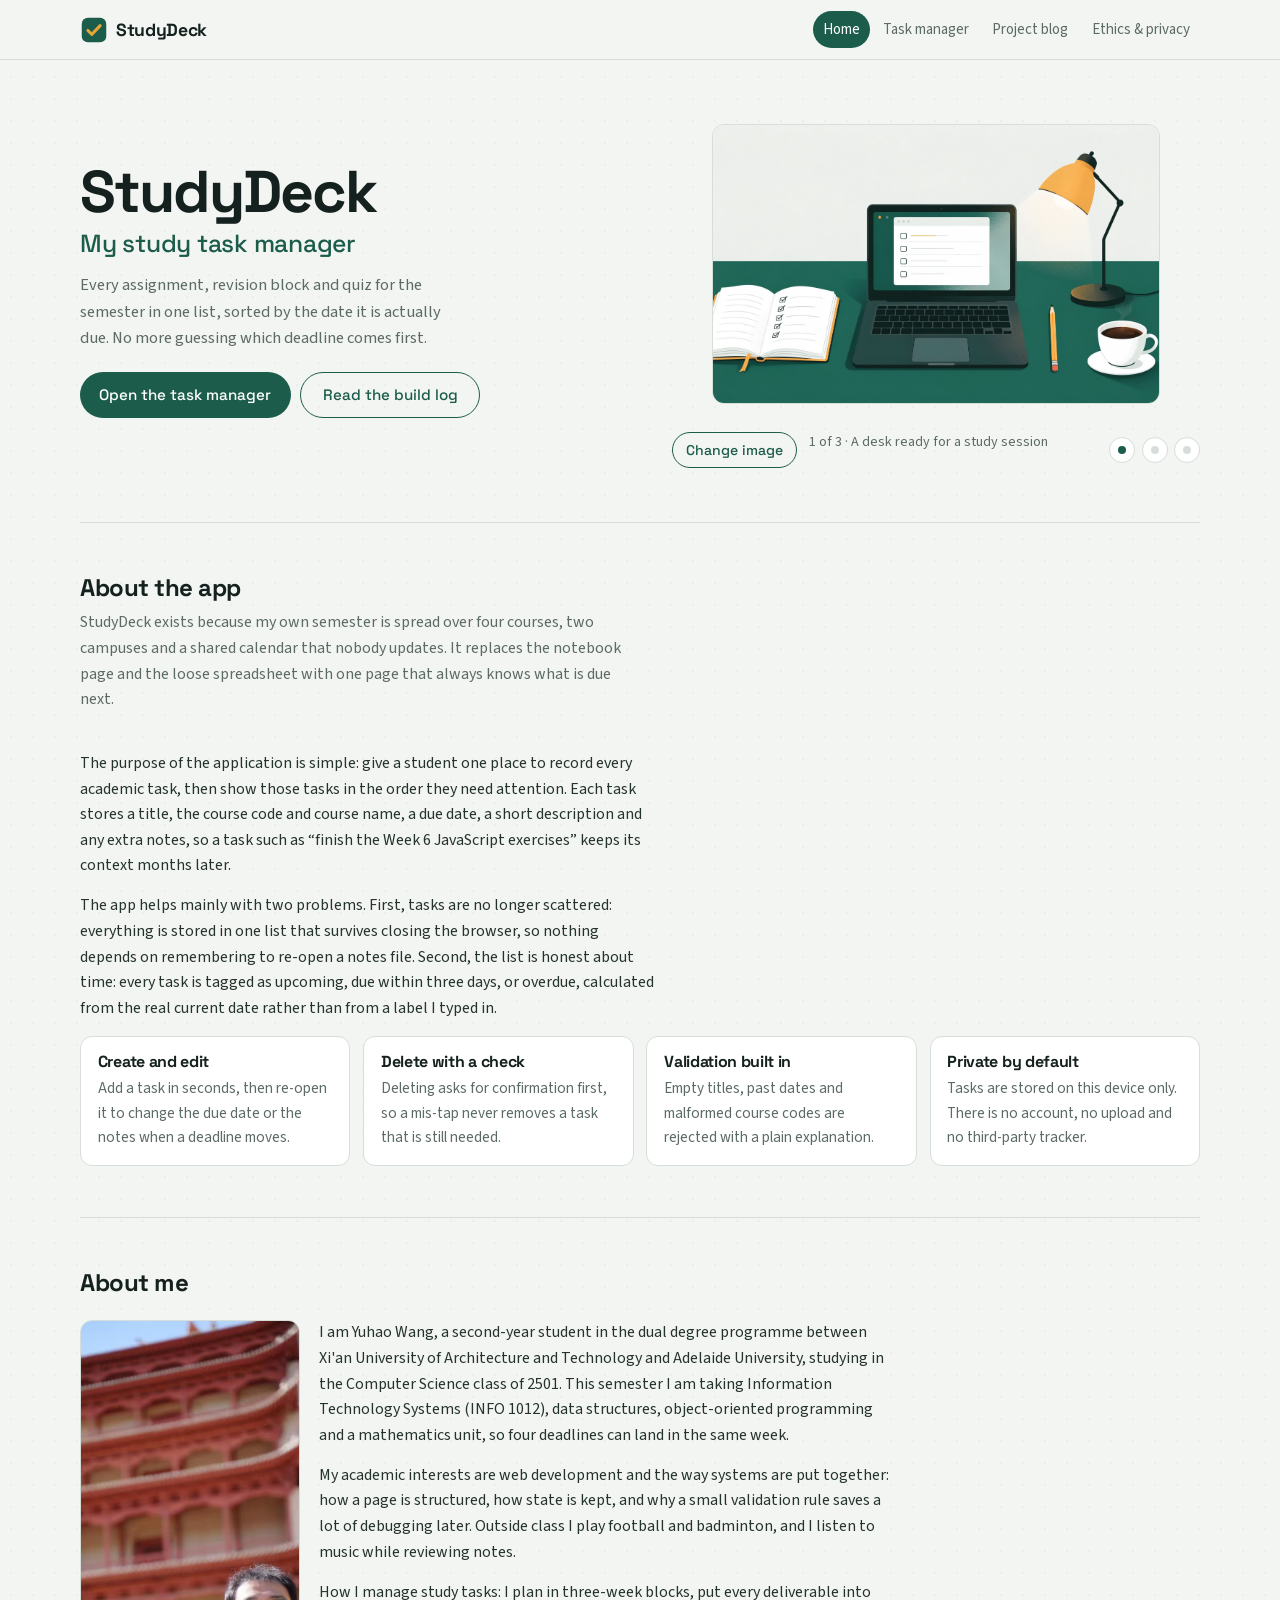
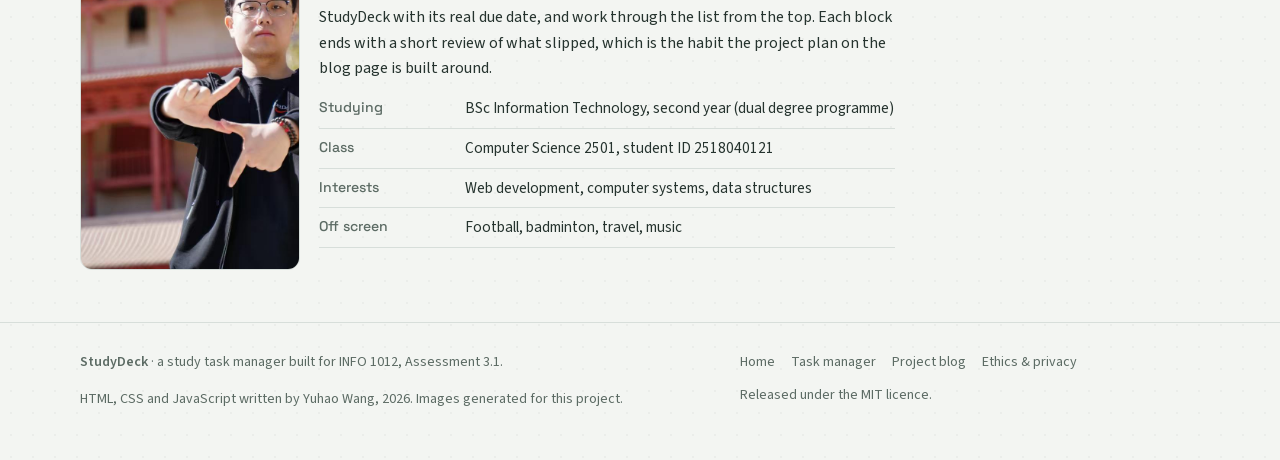
<file: index.html>
<!DOCTYPE html>
<html lang="en">
<head>
  <meta charset="UTF-8">
  <meta name="viewport" content="width=device-width, initial-scale=1">
  <title>StudyDeck | Home - My Study Task Manager</title>
  <meta name="description" content="StudyDeck is a study task manager that keeps every assignment, revision block and deadline for the semester in one place.">
  <link rel="icon" href="images/favicon.svg" type="image/svg+xml">
  <link rel="stylesheet" href="css/styles.css">
</head>
<body>
<a class="skip-link" href="#main">Skip to content</a>

<!-- Shared header. The same block is repeated on all four pages so that every
     page is reachable from every other page (specification 2.2). -->
<header class="site-head">
  <div class="wrap site-head__inner">
    <a class="brand" href="index.html">
      <svg class="brand__mark" viewBox="0 0 32 32" aria-hidden="true" focusable="false">
        <rect x="2" y="2" width="28" height="28" rx="7" fill="#1c5c4b"></rect>
        <path d="M9 16.5l4.5 4.5L23 11" fill="none" stroke="#e7a63c" stroke-width="3.4" stroke-linecap="round" stroke-linejoin="round"></path>
      </svg>
      <span>StudyDeck</span>
    </a>
    <nav class="nav" aria-label="Main navigation">
      <a href="index.html" aria-current="page">Home</a>
      <a href="tasks.html">Task manager</a>
      <a href="blog.html">Project blog</a>
      <a href="ethics.html">Ethics &amp; privacy</a>
    </nav>
  </div>
</header>

<main id="main">
  <div class="wrap">

    <!-- ===== Hero: application name, purpose, and the required image carousel ===== -->
    <section class="hero" aria-labelledby="heroTitle">
      <div>
        <h1 class="hero__title" id="heroTitle">
          StudyDeck
          <span>My study task manager</span>
        </h1>
        <p class="hero__lede">
          Every assignment, revision block and quiz for the semester in one list,
          sorted by the date it is actually due. No more guessing which deadline
          comes first.
        </p>
        <div class="hero__actions">
          <a class="btn btn--primary" href="tasks.html">Open the task manager</a>
          <a class="btn btn--ghost" href="blog.html">Read the build log</a>
        </div>
      </div>

      <!-- Three study images cycled by one button (specification 2.2.1). -->
      <div class="carousel" aria-label="Study images">
        <figure class="carousel__frame">
          <img id="slideImage" src="images/desk-study.jpg"
               alt="A desk set up for study: open notebook with a checklist, laptop showing a task list, lamp and coffee"
               width="1600" height="900">
        </figure>
        <div class="carousel__bar">
          <button class="btn btn--ghost btn--small" id="changeImageBtn" type="button">Change image</button>
          <p class="carousel__caption" id="slideCaption" aria-live="polite">1 of 3 &middot; A desk ready for a study session</p>
          <div class="carousel__dots" role="group" aria-label="Choose a study image">
            <button type="button" data-slide="0" aria-pressed="true" aria-label="Show image 1"></button>
            <button type="button" data-slide="1" aria-pressed="false" aria-label="Show image 2"></button>
            <button type="button" data-slide="2" aria-pressed="false" aria-label="Show image 3"></button>
          </div>
        </div>
      </div>
    </section>

    <!-- ===== About the App ===== -->
    <section class="section" id="about-app" aria-labelledby="aboutAppTitle">
      <div class="section__head">
        <h2 id="aboutAppTitle">About the app</h2>
        <p class="section__intro">
          StudyDeck exists because my own semester is spread over four courses,
          two campuses and a shared calendar that nobody updates. It replaces the
          notebook page and the loose spreadsheet with one page that always knows
          what is due next.
        </p>
      </div>

      <p class="prose">
        The purpose of the application is simple: give a student one place to
        record every academic task, then show those tasks in the order they need
        attention. Each task stores a title, the course code and course name, a
        due date, a short description and any extra notes, so a task such as
        &ldquo;finish the Week 6 JavaScript exercises&rdquo; keeps its context
        months later.
      </p>
      <p class="prose">
        The app helps mainly with two problems. First, tasks are no longer
        scattered: everything is stored in one list that survives closing the
        browser, so nothing depends on remembering to re-open a notes file.
        Second, the list is honest about time: every task is tagged as upcoming,
        due within three days, or overdue, calculated from the real current date
        rather than from a label I typed in.
      </p>

      <div class="tile-grid" role="list">
        <article class="tile" role="listitem">
          <h3>Create and edit</h3>
          <p>Add a task in seconds, then re-open it to change the due date or the notes when a deadline moves.</p>
        </article>
        <article class="tile" role="listitem">
          <h3>Delete with a check</h3>
          <p>Deleting asks for confirmation first, so a mis-tap never removes a task that is still needed.</p>
        </article>
        <article class="tile" role="listitem">
          <h3>Validation built in</h3>
          <p>Empty titles, past dates and malformed course codes are rejected with a plain explanation.</p>
        </article>
        <article class="tile" role="listitem">
          <h3>Private by default</h3>
          <p>Tasks are stored on this device only. There is no account, no upload and no third-party tracker.</p>
        </article>
      </div>
    </section>

    <!-- ===== About Me ===== -->
    <section class="section" id="about-me" aria-labelledby="aboutMeTitle">
      <div class="section__head">
        <h2 id="aboutMeTitle">About me</h2>
      </div>
      <div class="about-me">
        <img class="about-me__photo" src="images/profile.jpg" alt="Portrait of Yuhao Wang" width="440" height="550">
        <div class="prose">
          <p>
            I am Yuhao Wang, a second-year student in the dual degree programme
            between Xi'an University of Architecture and Technology and Adelaide
            University, studying in the Computer Science class of 2501. This
            semester I am taking Information Technology Systems (INFO 1012),
            data structures, object-oriented programming and a mathematics unit,
            so four deadlines can land in the same week.
          </p>
          <p>
            My academic interests are web development and the way systems are put
            together: how a page is structured, how state is kept, and why a small
            validation rule saves a lot of debugging later. Outside class I play
            football and badminton, and I listen to music while reviewing notes.
          </p>
          <p>
            How I manage study tasks: I plan in three-week blocks, put every
            deliverable into StudyDeck with its real due date, and work through
            the list from the top. Each block ends with a short review of what
            slipped, which is the habit the project plan on the blog page is
            built around.
          </p>
          <ul class="fact-list">
            <li><span>Studying</span><span>BSc Information Technology, second year (dual degree programme)</span></li>
            <li><span>Class</span><span>Computer Science 2501, student ID 2518040121</span></li>
            <li><span>Interests</span><span>Web development, computer systems, data structures</span></li>
            <li><span>Off screen</span><span>Football, badminton, travel, music</span></li>
          </ul>
        </div>
      </div>
    </section>

  </div>
</main>

<footer class="site-foot">
  <div class="wrap site-foot__grid">
    <div>
      <p><strong>StudyDeck</strong> &middot; a study task manager built for INFO 1012, Assessment 3.1.</p>
      <p class="muted">HTML, CSS and JavaScript written by Yuhao Wang, 2026. Images generated for this project.</p>
    </div>
    <div>
      <div class="foot-links">
        <a href="index.html">Home</a>
        <a href="tasks.html">Task manager</a>
        <a href="blog.html">Project blog</a>
        <a href="ethics.html">Ethics &amp; privacy</a>
      </div>
      <p class="muted" style="margin-top:.6rem">Released under the MIT licence.</p>
    </div>
  </div>
</footer>

<script src="js/home.js"></script>
</body>
</html>
</file>
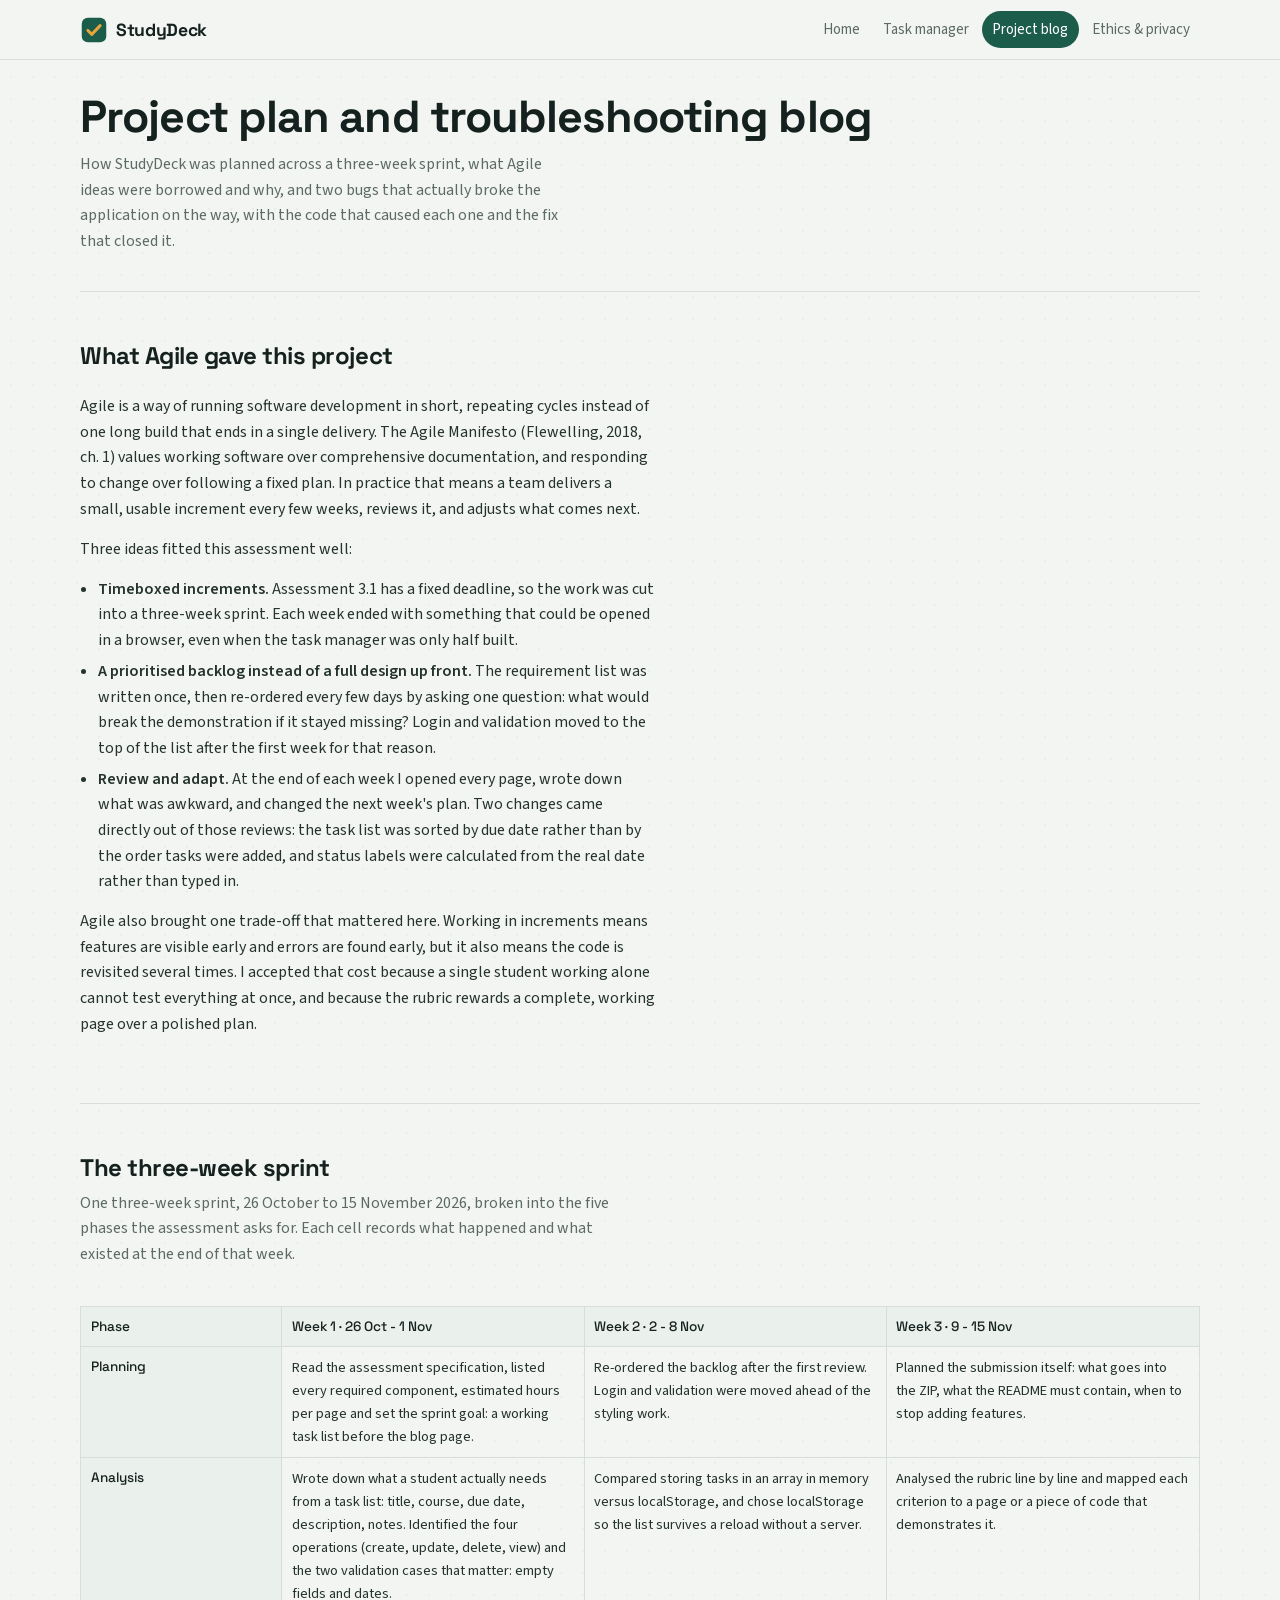
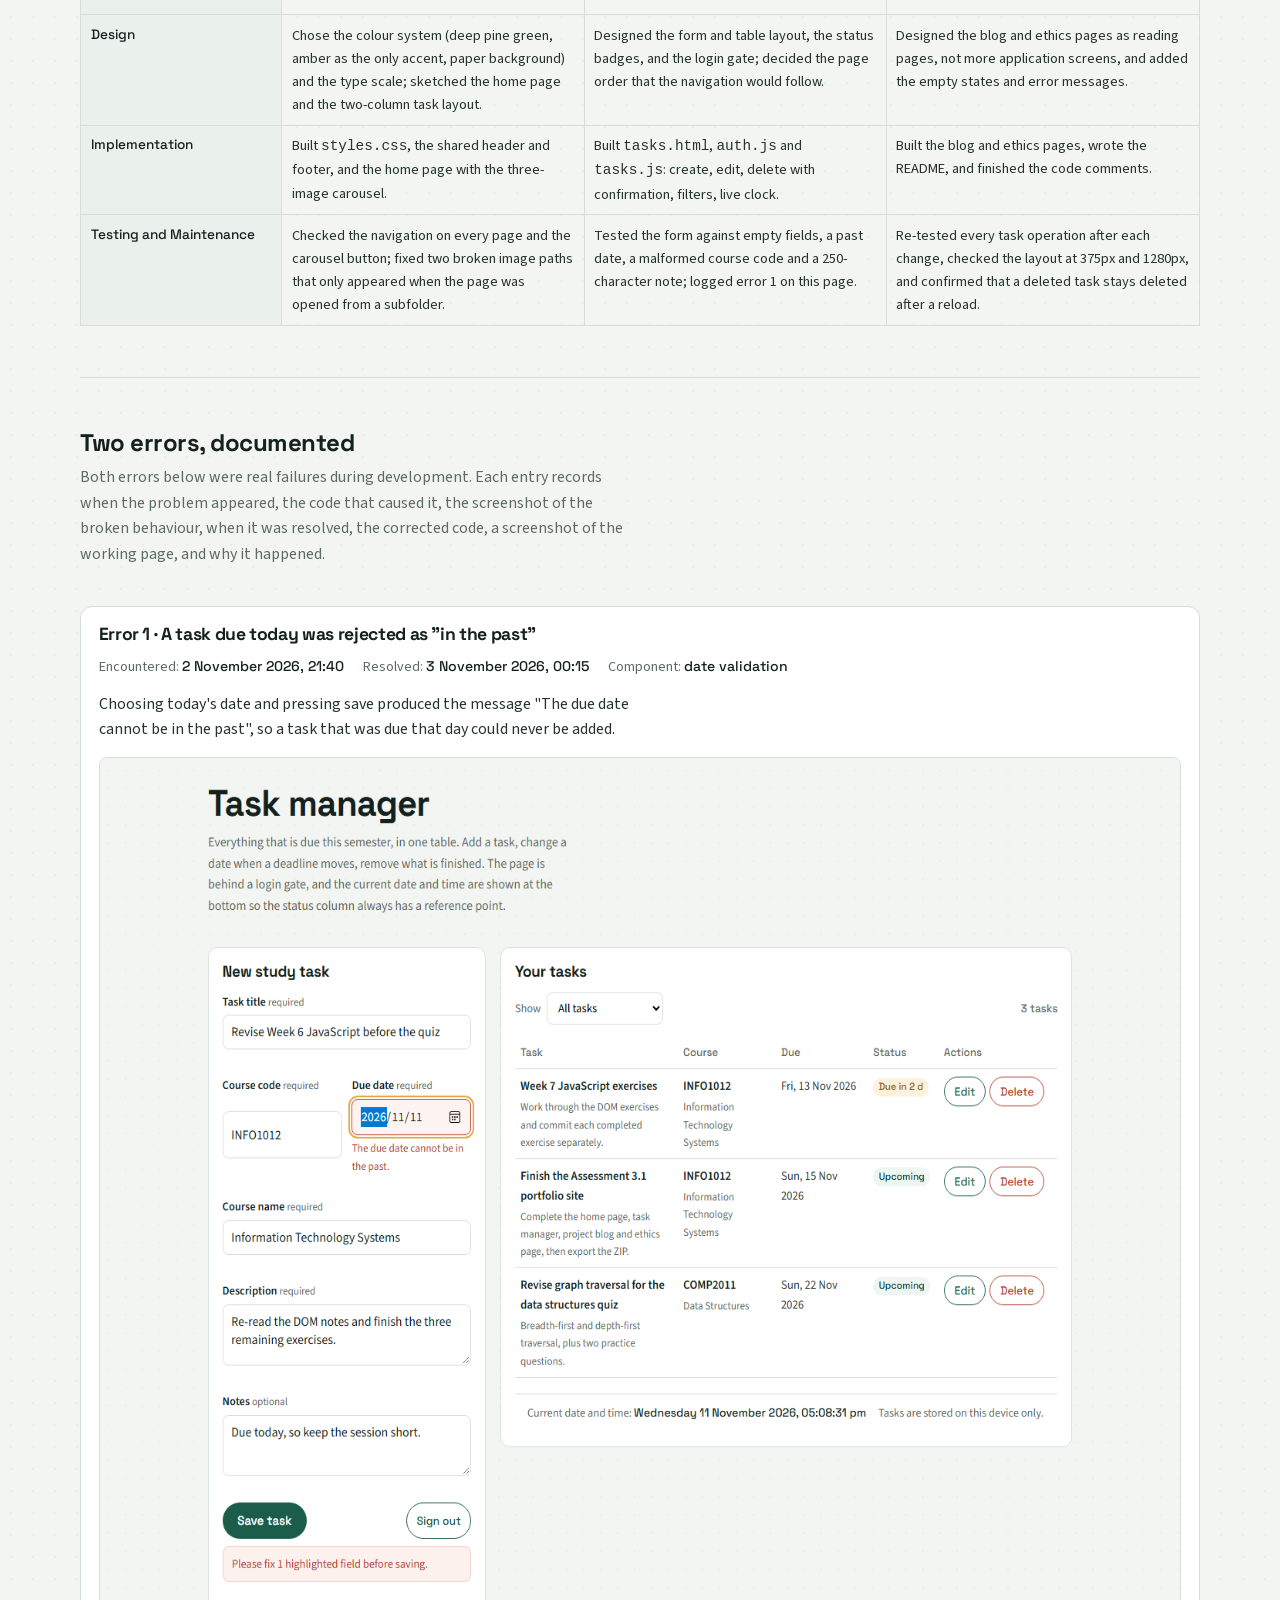
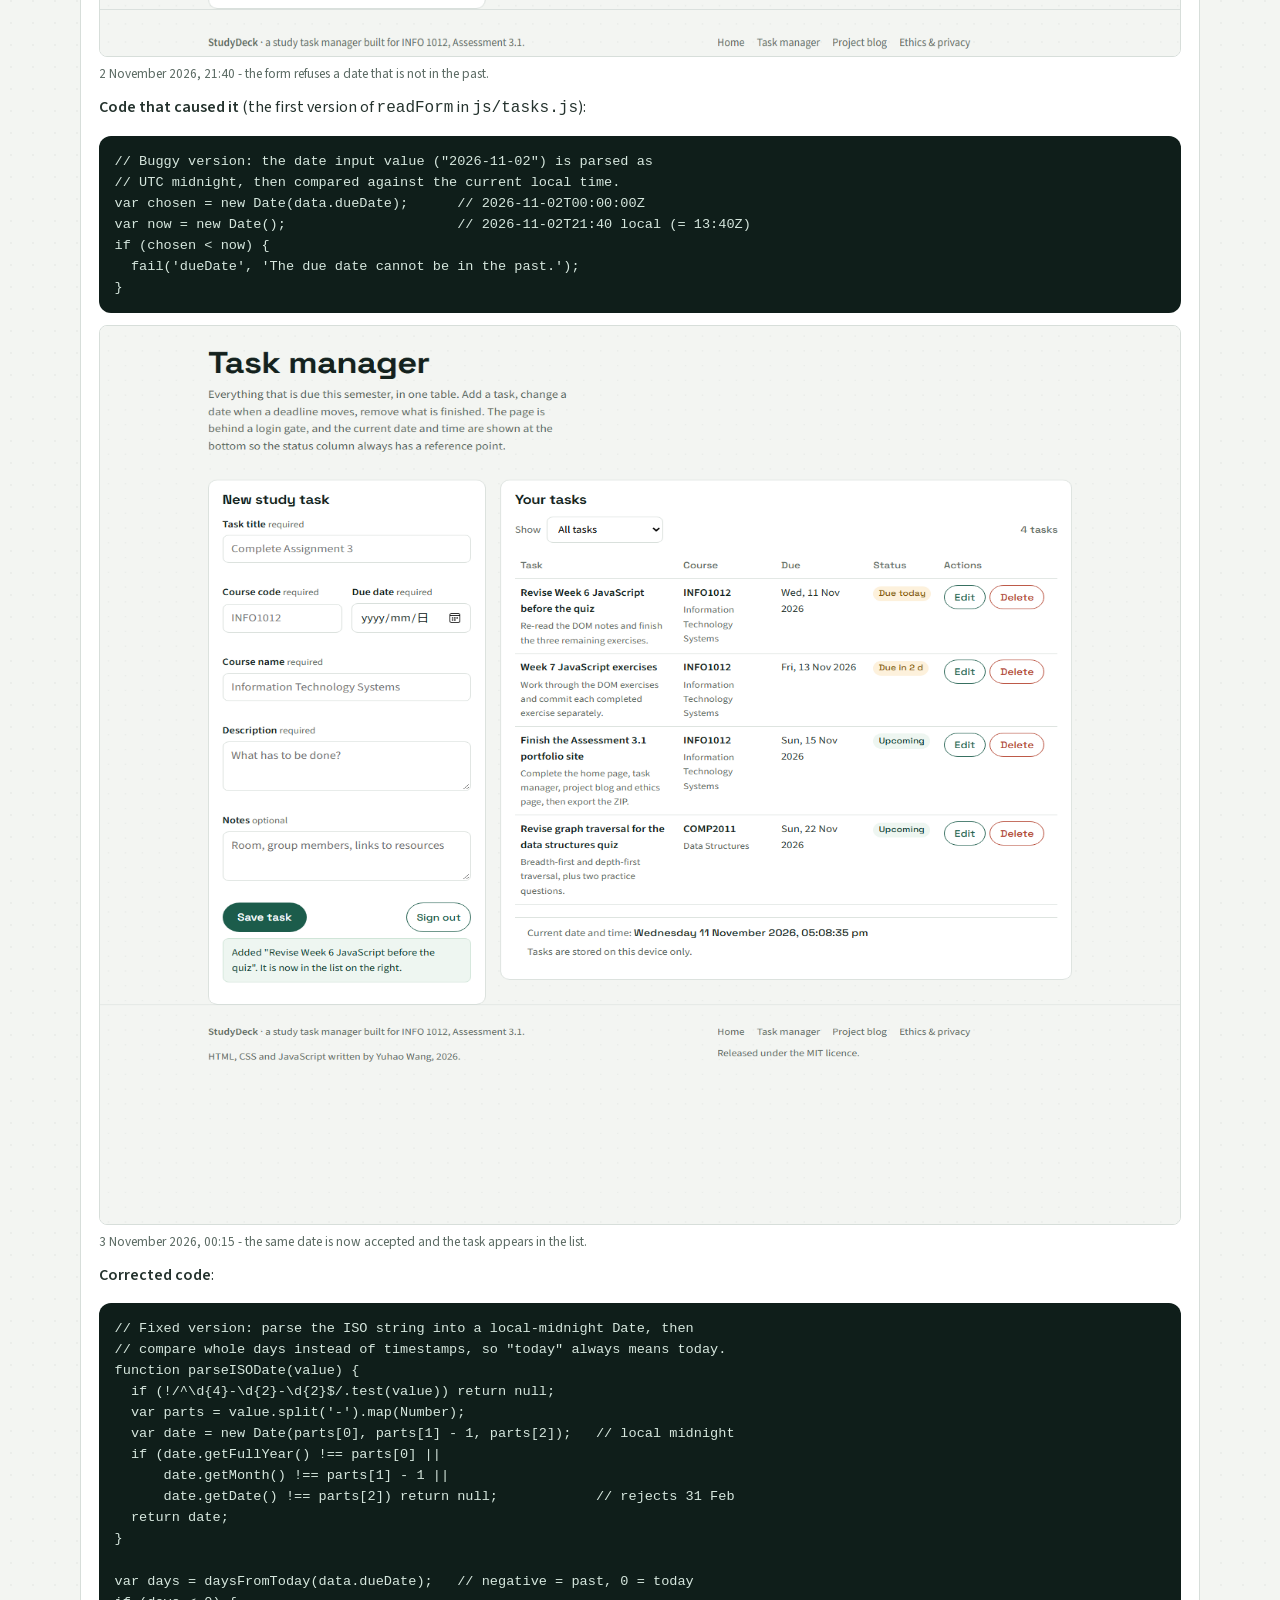
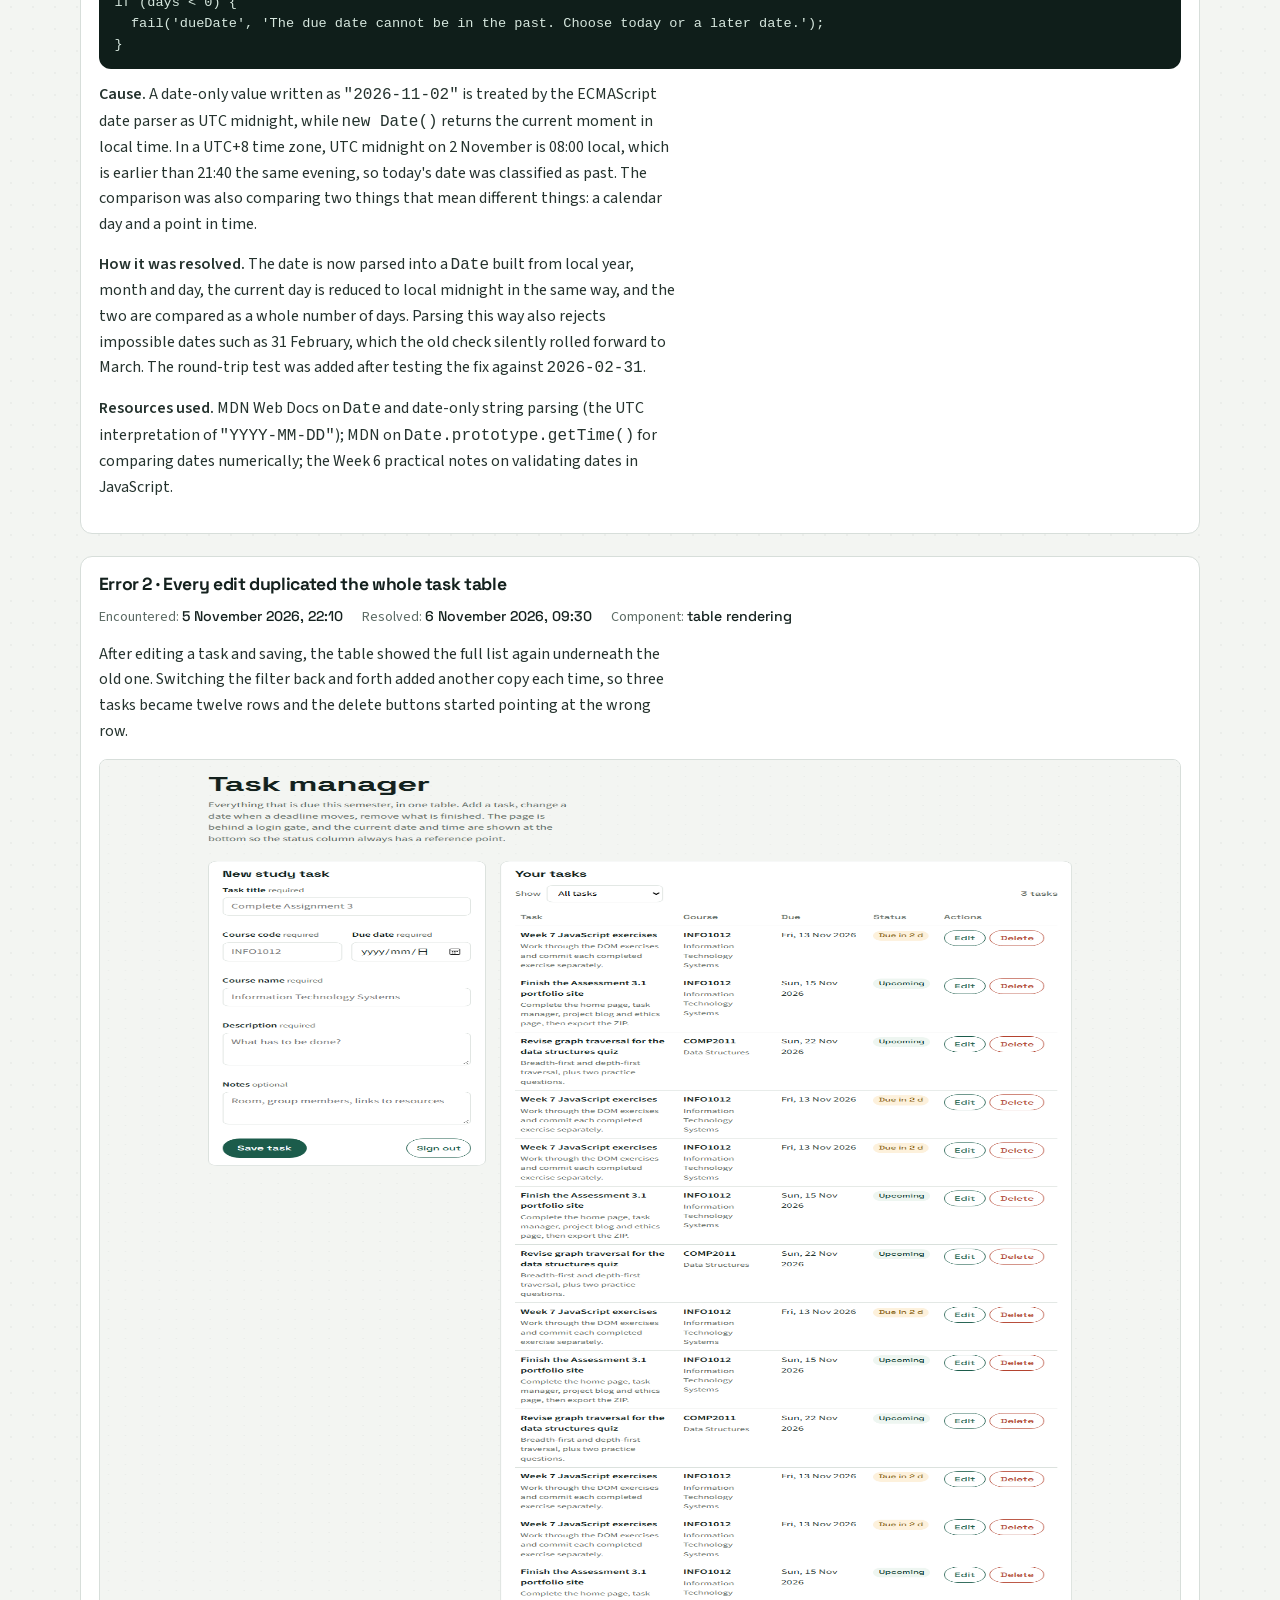
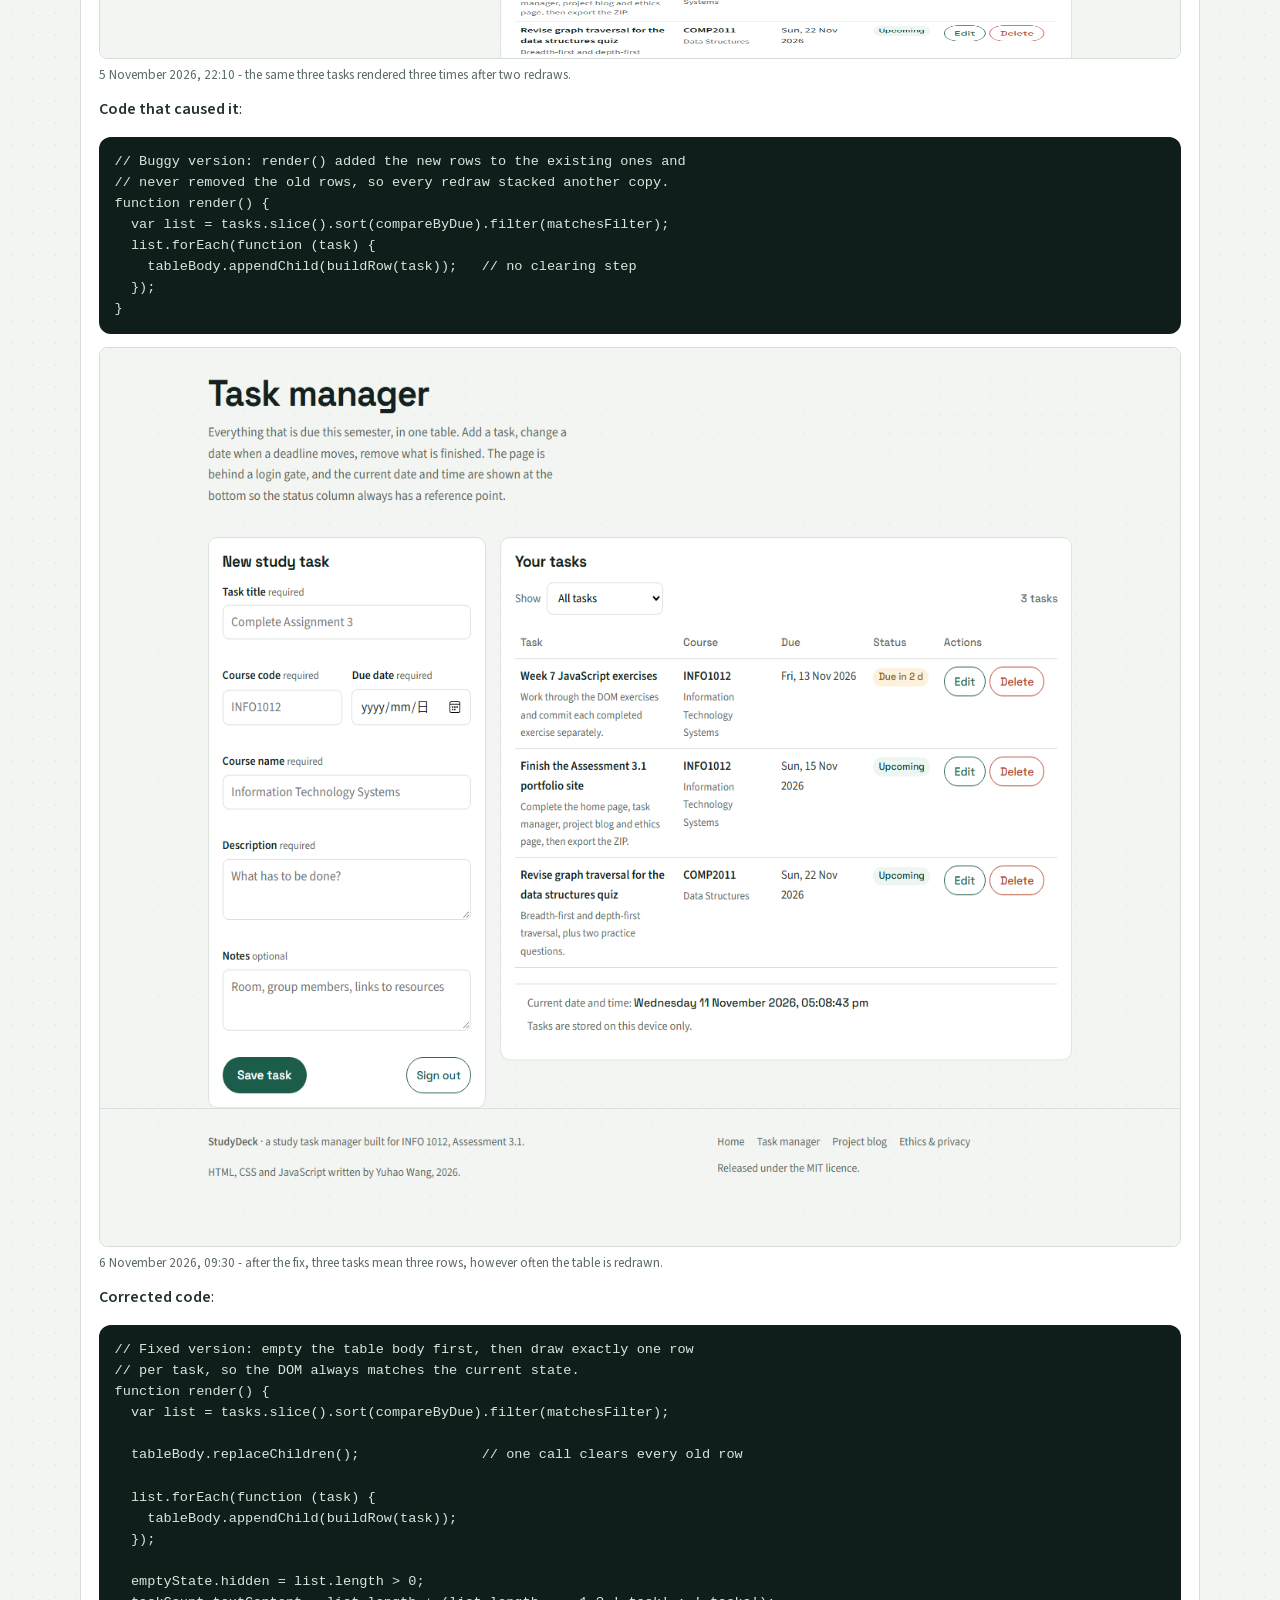
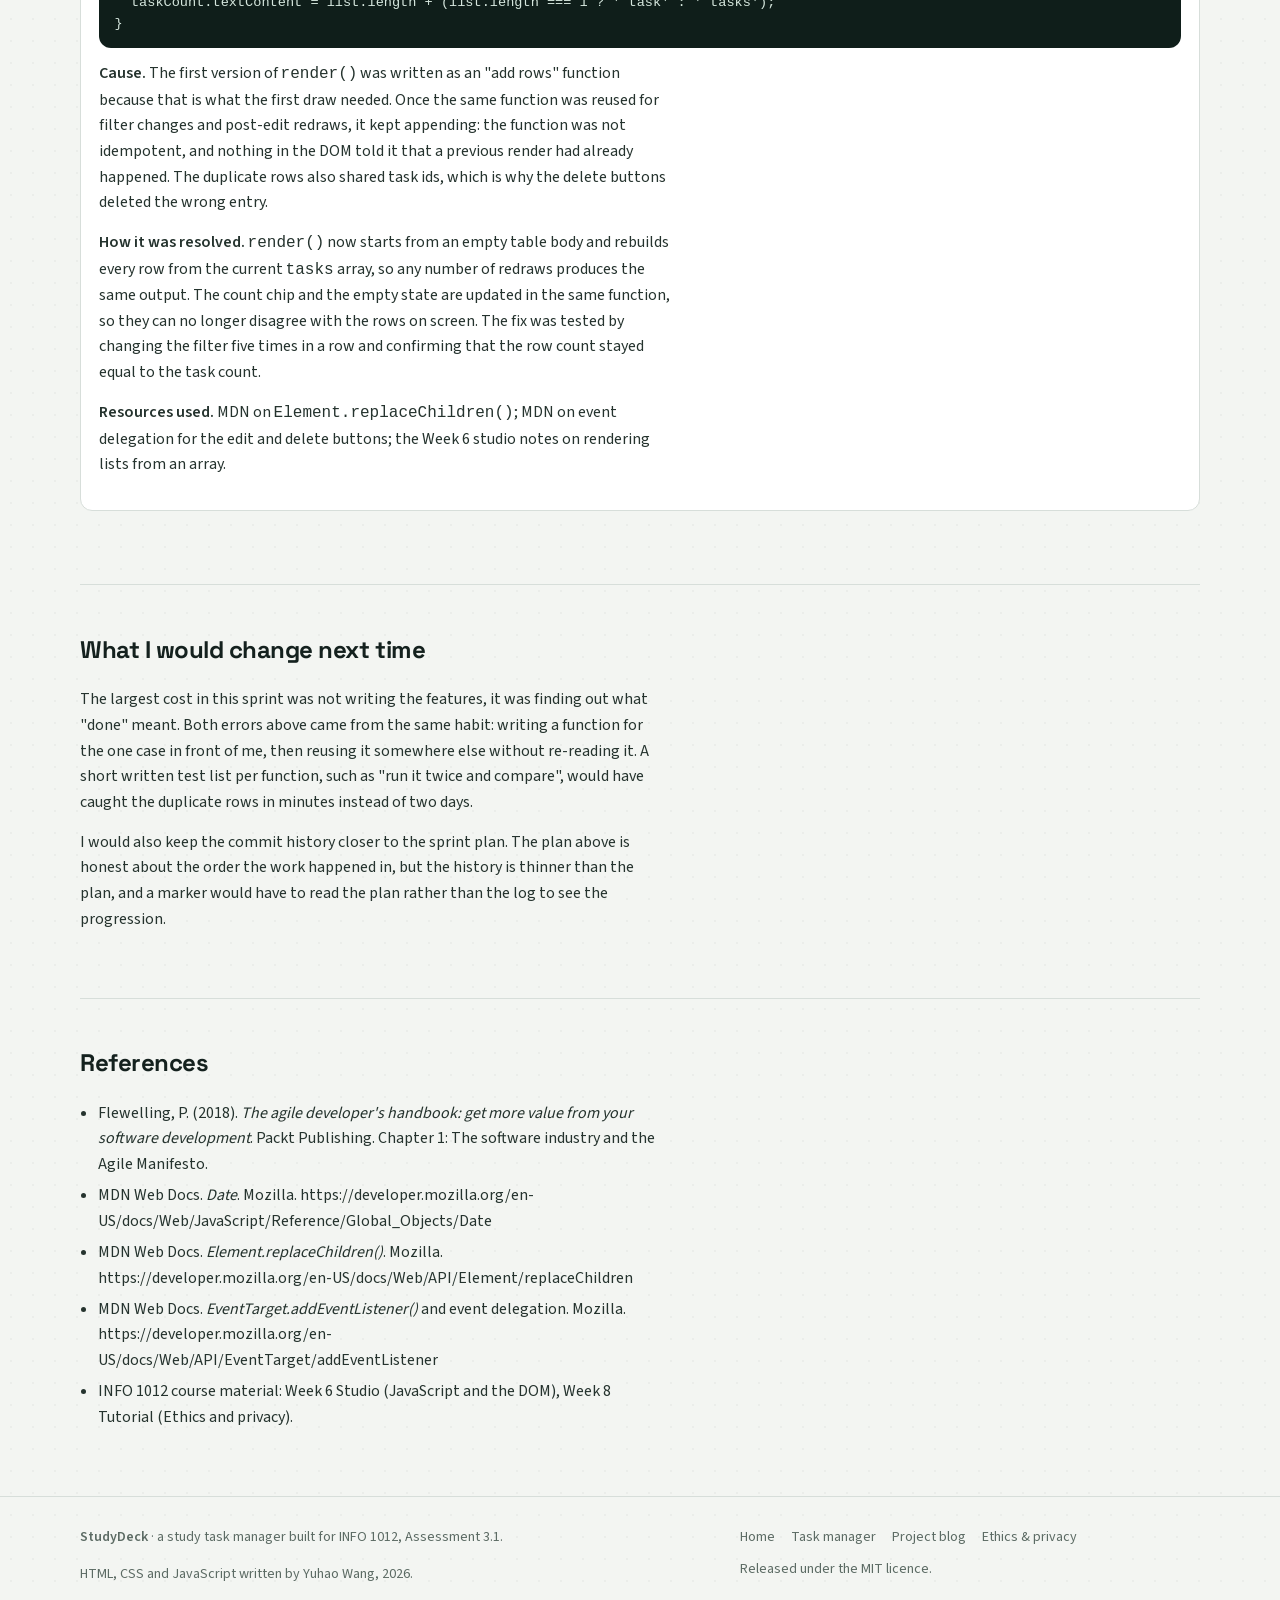
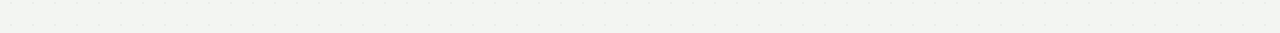
<file: blog.html>
<!DOCTYPE html>
<html lang="en">
<head>
  <meta charset="UTF-8">
  <meta name="viewport" content="width=device-width, initial-scale=1">
  <title>StudyDeck | Project plan and troubleshooting blog</title>
  <meta name="description" content="The three-week sprint plan behind StudyDeck, and two real bugs found while building it, with the code that caused them and the code that fixed them.">
  <link rel="icon" href="images/favicon.svg" type="image/svg+xml">
  <link rel="stylesheet" href="css/styles.css">
</head>
<body>
<a class="skip-link" href="#main">Skip to content</a>

<header class="site-head">
  <div class="wrap site-head__inner">
    <a class="brand" href="index.html">
      <svg class="brand__mark" viewBox="0 0 32 32" aria-hidden="true" focusable="false">
        <rect x="2" y="2" width="28" height="28" rx="7" fill="#1c5c4b"></rect>
        <path d="M9 16.5l4.5 4.5L23 11" fill="none" stroke="#e7a63c" stroke-width="3.4" stroke-linecap="round" stroke-linejoin="round"></path>
      </svg>
      <span>StudyDeck</span>
    </a>
    <nav class="nav" aria-label="Main navigation">
      <a href="index.html">Home</a>
      <a href="tasks.html">Task manager</a>
      <a href="blog.html" aria-current="page">Project blog</a>
      <a href="ethics.html">Ethics &amp; privacy</a>
    </nav>
  </div>
</header>

<main id="main">
  <div class="wrap">

    <section class="page-head">
      <h1>Project plan and troubleshooting blog</h1>
      <p>
        How StudyDeck was planned across a three-week sprint, what Agile ideas
        were borrowed and why, and two bugs that actually broke the application
        on the way, with the code that caused each one and the fix that closed it.
      </p>
    </section>

    <!-- ===== Agile research and reasoning ===== -->
    <section class="section" aria-labelledby="agileTitle">
      <div class="section__head">
        <h2 id="agileTitle">What Agile gave this project</h2>
      </div>
      <div class="prose">
        <p>
          Agile is a way of running software development in short, repeating
          cycles instead of one long build that ends in a single delivery. The
          Agile Manifesto (Flewelling, 2018, ch. 1) values working software over
          comprehensive documentation, and responding to change over following a
          fixed plan. In practice that means a team delivers a small, usable
          increment every few weeks, reviews it, and adjusts what comes next.
        </p>
        <p>
          Three ideas fitted this assessment well:
        </p>
        <ul>
          <li>
            <strong>Timeboxed increments.</strong> Assessment 3.1 has a fixed
            deadline, so the work was cut into a three-week sprint. Each week
            ended with something that could be opened in a browser, even when the
            task manager was only half built.
          </li>
          <li>
            <strong>A prioritised backlog instead of a full design up front.</strong>
            The requirement list was written once, then re-ordered every few days
            by asking one question: what would break the demonstration if it
            stayed missing? Login and validation moved to the top of the list
            after the first week for that reason.
          </li>
          <li>
            <strong>Review and adapt.</strong> At the end of each week I opened
            every page, wrote down what was awkward, and changed the next week's
            plan. Two changes came directly out of those reviews: the task list
            was sorted by due date rather than by the order tasks were added, and
            status labels were calculated from the real date rather than typed in.
          </li>
        </ul>
        <p>
          Agile also brought one trade-off that mattered here. Working in
          increments means features are visible early and errors are found early,
          but it also means the code is revisited several times. I accepted that
          cost because a single student working alone cannot test everything at
          once, and because the rubric rewards a complete, working page over a
          polished plan.
        </p>
      </div>
    </section>

    <!-- ===== Three-week sprint table ===== -->
    <section class="section" aria-labelledby="sprintTitle">
      <div class="section__head">
        <h2 id="sprintTitle">The three-week sprint</h2>
        <p class="section__intro">
          One three-week sprint, 26 October to 15 November 2026, broken into the
          five phases the assessment asks for. Each cell records what happened and
          what existed at the end of that week.
        </p>
      </div>

      <div class="table-wrap">
        <table class="sprint-table">
          <colgroup>
            <col class="c-phase">
            <col class="c-w1">
            <col class="c-w2">
            <col class="c-w3">
          </colgroup>
          <thead>
            <tr>
              <th scope="col">Phase</th>
              <th scope="col">Week 1 &middot; 26 Oct - 1 Nov</th>
              <th scope="col">Week 2 &middot; 2 - 8 Nov</th>
              <th scope="col">Week 3 &middot; 9 - 15 Nov</th>
            </tr>
          </thead>
          <tbody>
            <tr>
              <th scope="row">Planning</th>
              <td>Read the assessment specification, listed every required component, estimated hours per page and set the sprint goal: a working task list before the blog page.</td>
              <td>Re-ordered the backlog after the first review. Login and validation were moved ahead of the styling work.</td>
              <td>Planned the submission itself: what goes into the ZIP, what the README must contain, when to stop adding features.</td>
            </tr>
            <tr>
              <th scope="row">Analysis</th>
              <td>Wrote down what a student actually needs from a task list: title, course, due date, description, notes. Identified the four operations (create, update, delete, view) and the two validation cases that matter: empty fields and dates.</td>
              <td>Compared storing tasks in an array in memory versus localStorage, and chose localStorage so the list survives a reload without a server.</td>
              <td>Analysed the rubric line by line and mapped each criterion to a page or a piece of code that demonstrates it.</td>
            </tr>
            <tr>
              <th scope="row">Design</th>
              <td>Chose the colour system (deep pine green, amber as the only accent, paper background) and the type scale; sketched the home page and the two-column task layout.</td>
              <td>Designed the form and table layout, the status badges, and the login gate; decided the page order that the navigation would follow.</td>
              <td>Designed the blog and ethics pages as reading pages, not more application screens, and added the empty states and error messages.</td>
            </tr>
            <tr>
              <th scope="row">Implementation</th>
              <td>Built <code>styles.css</code>, the shared header and footer, and the home page with the three-image carousel.</td>
              <td>Built <code>tasks.html</code>, <code>auth.js</code> and <code>tasks.js</code>: create, edit, delete with confirmation, filters, live clock.</td>
              <td>Built the blog and ethics pages, wrote the README, and finished the code comments.</td>
            </tr>
            <tr>
              <th scope="row">Testing and Maintenance</th>
              <td>Checked the navigation on every page and the carousel button; fixed two broken image paths that only appeared when the page was opened from a subfolder.</td>
              <td>Tested the form against empty fields, a past date, a malformed course code and a 250-character note; logged error 1 on this page.</td>
              <td>Re-tested every task operation after each change, checked the layout at 375px and 1280px, and confirmed that a deleted task stays deleted after a reload.</td>
            </tr>
          </tbody>
        </table>
      </div>
    </section>

    <!-- ===== Error log ===== -->
    <section class="section" aria-labelledby="errorsTitle">
      <div class="section__head">
        <h2 id="errorsTitle">Two errors, documented</h2>
        <p class="section__intro">
          Both errors below were real failures during development. Each entry
          records when the problem appeared, the code that caused it, the
          screenshot of the broken behaviour, when it was resolved, the corrected
          code, a screenshot of the working page, and why it happened.
        </p>
      </div>

      <!-- Error 1 -->
      <article class="error-entry" aria-labelledby="error1Title">
        <h3 id="error1Title">Error 1 &middot; A task due today was rejected as "in the past"</h3>
        <div class="meta-inline">
          <span>Encountered: <strong>2 November 2026, 21:40</strong></span>
          <span>Resolved: <strong>3 November 2026, 00:15</strong></span>
          <span>Component: <strong>date validation</strong></span>
        </div>

        <p class="prose">
          Choosing today's date and pressing save produced the message
          "The due date cannot be in the past", so a task that was due that day
          could never be added.
        </p>

        <figure class="shot">
          <img src="images/blog/bug1-error.png" alt="The task form with today's date filled in, and the red message 'The due date cannot be in the past'" width="1280" height="900">
          <figcaption>2 November 2026, 21:40 - the form refuses a date that is not in the past.</figcaption>
        </figure>

        <p class="prose"><strong>Code that caused it</strong> (the first version of <code>readForm</code> in <code>js/tasks.js</code>):</p>
        <pre class="code"><code>// Buggy version: the date input value ("2026-11-02") is parsed as
// UTC midnight, then compared against the current local time.
var chosen = new Date(data.dueDate);      // 2026-11-02T00:00:00Z
var now = new Date();                     // 2026-11-02T21:40 local (= 13:40Z)
if (chosen &lt; now) {
  fail('dueDate', 'The due date cannot be in the past.');
}</code></pre>

        <figure class="shot">
          <img src="images/blog/bug1-fixed.png" alt="The same form with today's date, now accepted, and the confirmation message 'Added ...'" width="1280" height="900">
          <figcaption>3 November 2026, 00:15 - the same date is now accepted and the task appears in the list.</figcaption>
        </figure>

        <p class="prose"><strong>Corrected code</strong>:</p>
        <pre class="code"><code>// Fixed version: parse the ISO string into a local-midnight Date, then
// compare whole days instead of timestamps, so "today" always means today.
function parseISODate(value) {
  if (!/^\d{4}-\d{2}-\d{2}$/.test(value)) return null;
  var parts = value.split('-').map(Number);
  var date = new Date(parts[0], parts[1] - 1, parts[2]);   // local midnight
  if (date.getFullYear() !== parts[0] ||
      date.getMonth() !== parts[1] - 1 ||
      date.getDate() !== parts[2]) return null;            // rejects 31 Feb
  return date;
}

var days = daysFromToday(data.dueDate);   // negative = past, 0 = today
if (days &lt; 0) {
  fail('dueDate', 'The due date cannot be in the past. Choose today or a later date.');
}</code></pre>

        <p class="prose">
          <strong>Cause.</strong> A date-only value written as
          <code>"2026-11-02"</code> is treated by the ECMAScript date parser as
          UTC midnight, while <code>new Date()</code> returns the current moment
          in local time. In a UTC+8 time zone, UTC midnight on 2 November is
          08:00 local, which is earlier than 21:40 the same evening, so today's
          date was classified as past. The comparison was also comparing two
          things that mean different things: a calendar day and a point in time.
        </p>
        <p class="prose">
          <strong>How it was resolved.</strong> The date is now parsed into a
          <code>Date</code> built from local year, month and day, the current day
          is reduced to local midnight in the same way, and the two are compared
          as a whole number of days. Parsing this way also rejects impossible
          dates such as 31 February, which the old check silently rolled forward
          to March. The round-trip test was added after testing the fix against
          <code>2026-02-31</code>.
        </p>
        <p class="prose">
          <strong>Resources used.</strong> MDN Web Docs on
          <code>Date</code> and date-only string parsing (the UTC interpretation
          of <code>"YYYY-MM-DD"</code>); MDN on
          <code>Date.prototype.getTime()</code> for comparing dates numerically;
          the Week 6 practical notes on validating dates in JavaScript.
        </p>
      </article>

      <!-- Error 2 -->
      <article class="error-entry" aria-labelledby="error2Title">
        <h3 id="error2Title">Error 2 &middot; Every edit duplicated the whole task table</h3>
        <div class="meta-inline">
          <span>Encountered: <strong>5 November 2026, 22:10</strong></span>
          <span>Resolved: <strong>6 November 2026, 09:30</strong></span>
          <span>Component: <strong>table rendering</strong></span>
        </div>

        <p class="prose">
          After editing a task and saving, the table showed the full list again
          underneath the old one. Switching the filter back and forth added
          another copy each time, so three tasks became twelve rows and the
          delete buttons started pointing at the wrong row.
        </p>

        <figure class="shot">
          <img src="images/blog/bug2-error.png" alt="The task table showing the same three tasks repeated three times" width="1280" height="900">
          <figcaption>5 November 2026, 22:10 - the same three tasks rendered three times after two redraws.</figcaption>
        </figure>

        <p class="prose"><strong>Code that caused it</strong>:</p>
        <pre class="code"><code>// Buggy version: render() added the new rows to the existing ones and
// never removed the old rows, so every redraw stacked another copy.
function render() {
  var list = tasks.slice().sort(compareByDue).filter(matchesFilter);
  list.forEach(function (task) {
    tableBody.appendChild(buildRow(task));   // no clearing step
  });
}</code></pre>

        <figure class="shot">
          <img src="images/blog/bug2-fixed.png" alt="The task table with exactly three rows, one per task" width="1280" height="900">
          <figcaption>6 November 2026, 09:30 - after the fix, three tasks mean three rows, however often the table is redrawn.</figcaption>
        </figure>

        <p class="prose"><strong>Corrected code</strong>:</p>
        <pre class="code"><code>// Fixed version: empty the table body first, then draw exactly one row
// per task, so the DOM always matches the current state.
function render() {
  var list = tasks.slice().sort(compareByDue).filter(matchesFilter);

  tableBody.replaceChildren();               // one call clears every old row

  list.forEach(function (task) {
    tableBody.appendChild(buildRow(task));
  });

  emptyState.hidden = list.length &gt; 0;
  taskCount.textContent = list.length + (list.length === 1 ? ' task' : ' tasks');
}</code></pre>

        <p class="prose">
          <strong>Cause.</strong> The first version of <code>render()</code> was
          written as an "add rows" function because that is what the first draw
          needed. Once the same function was reused for filter changes and
          post-edit redraws, it kept appending: the function was not idempotent,
          and nothing in the DOM told it that a previous render had already
          happened. The duplicate rows also shared task ids, which is why the
          delete buttons deleted the wrong entry.
        </p>
        <p class="prose">
          <strong>How it was resolved.</strong> <code>render()</code> now starts
          from an empty table body and rebuilds every row from the current
          <code>tasks</code> array, so any number of redraws produces the same
          output. The count chip and the empty state are updated in the same
          function, so they can no longer disagree with the rows on screen. The
          fix was tested by changing the filter five times in a row and confirming
          that the row count stayed equal to the task count.
        </p>
        <p class="prose">
          <strong>Resources used.</strong> MDN on
          <code>Element.replaceChildren()</code>; MDN on event delegation for the
          edit and delete buttons; the Week 6 studio notes on rendering lists from
          an array.
        </p>
      </article>
    </section>

    <section class="section" aria-labelledby="reflectTitle">
      <div class="section__head">
        <h2 id="reflectTitle">What I would change next time</h2>
      </div>
      <div class="prose">
        <p>
          The largest cost in this sprint was not writing the features, it was
          finding out what "done" meant. Both errors above came from the same
          habit: writing a function for the one case in front of me, then reusing
          it somewhere else without re-reading it. A short written test list per
          function, such as "run it twice and compare", would have caught the
          duplicate rows in minutes instead of two days.
        </p>
        <p>
          I would also keep the commit history closer to the sprint plan. The plan
          above is honest about the order the work happened in, but the history is
          thinner than the plan, and a marker would have to read the plan rather
          than the log to see the progression.
        </p>
      </div>
    </section>

    <section class="section" aria-labelledby="refsTitle">
      <div class="section__head">
        <h2 id="refsTitle">References</h2>
      </div>
      <div class="prose">
        <ul>
          <li>Flewelling, P. (2018). <em>The agile developer's handbook: get more value from your software development</em>. Packt Publishing. Chapter 1: The software industry and the Agile Manifesto.</li>
          <li>MDN Web Docs. <em>Date</em>. Mozilla. https://developer.mozilla.org/en-US/docs/Web/JavaScript/Reference/Global_Objects/Date</li>
          <li>MDN Web Docs. <em>Element.replaceChildren()</em>. Mozilla. https://developer.mozilla.org/en-US/docs/Web/API/Element/replaceChildren</li>
          <li>MDN Web Docs. <em>EventTarget.addEventListener()</em> and event delegation. Mozilla. https://developer.mozilla.org/en-US/docs/Web/API/EventTarget/addEventListener</li>
          <li>INFO 1012 course material: Week 6 Studio (JavaScript and the DOM), Week 8 Tutorial (Ethics and privacy).</li>
        </ul>
      </div>
    </section>

  </div>
</main>

<footer class="site-foot">
  <div class="wrap site-foot__grid">
    <div>
      <p><strong>StudyDeck</strong> &middot; a study task manager built for INFO 1012, Assessment 3.1.</p>
      <p class="muted">HTML, CSS and JavaScript written by Yuhao Wang, 2026.</p>
    </div>
    <div>
      <div class="foot-links">
        <a href="index.html">Home</a>
        <a href="tasks.html">Task manager</a>
        <a href="blog.html">Project blog</a>
        <a href="ethics.html">Ethics &amp; privacy</a>
      </div>
      <p class="muted" style="margin-top:.6rem">Released under the MIT licence.</p>
    </div>
  </div>
</footer>

</body>
</html>
</file>
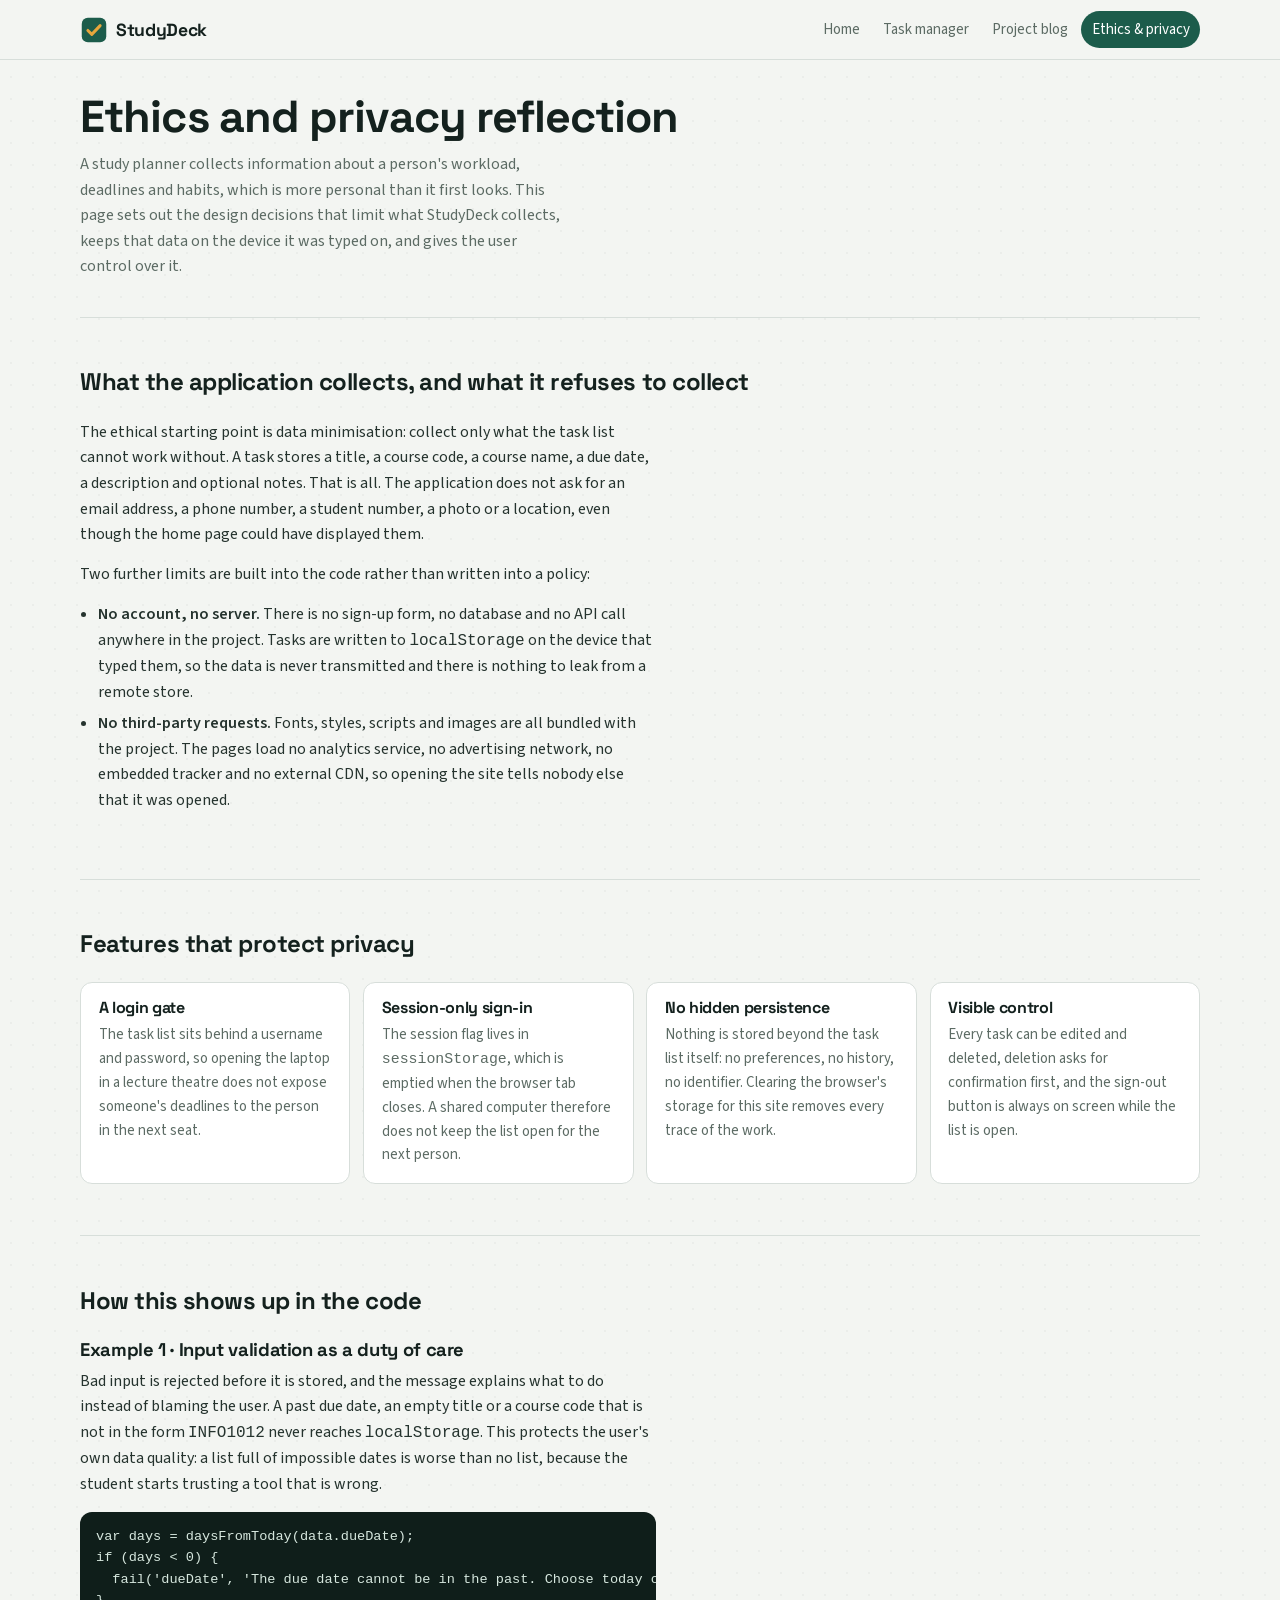
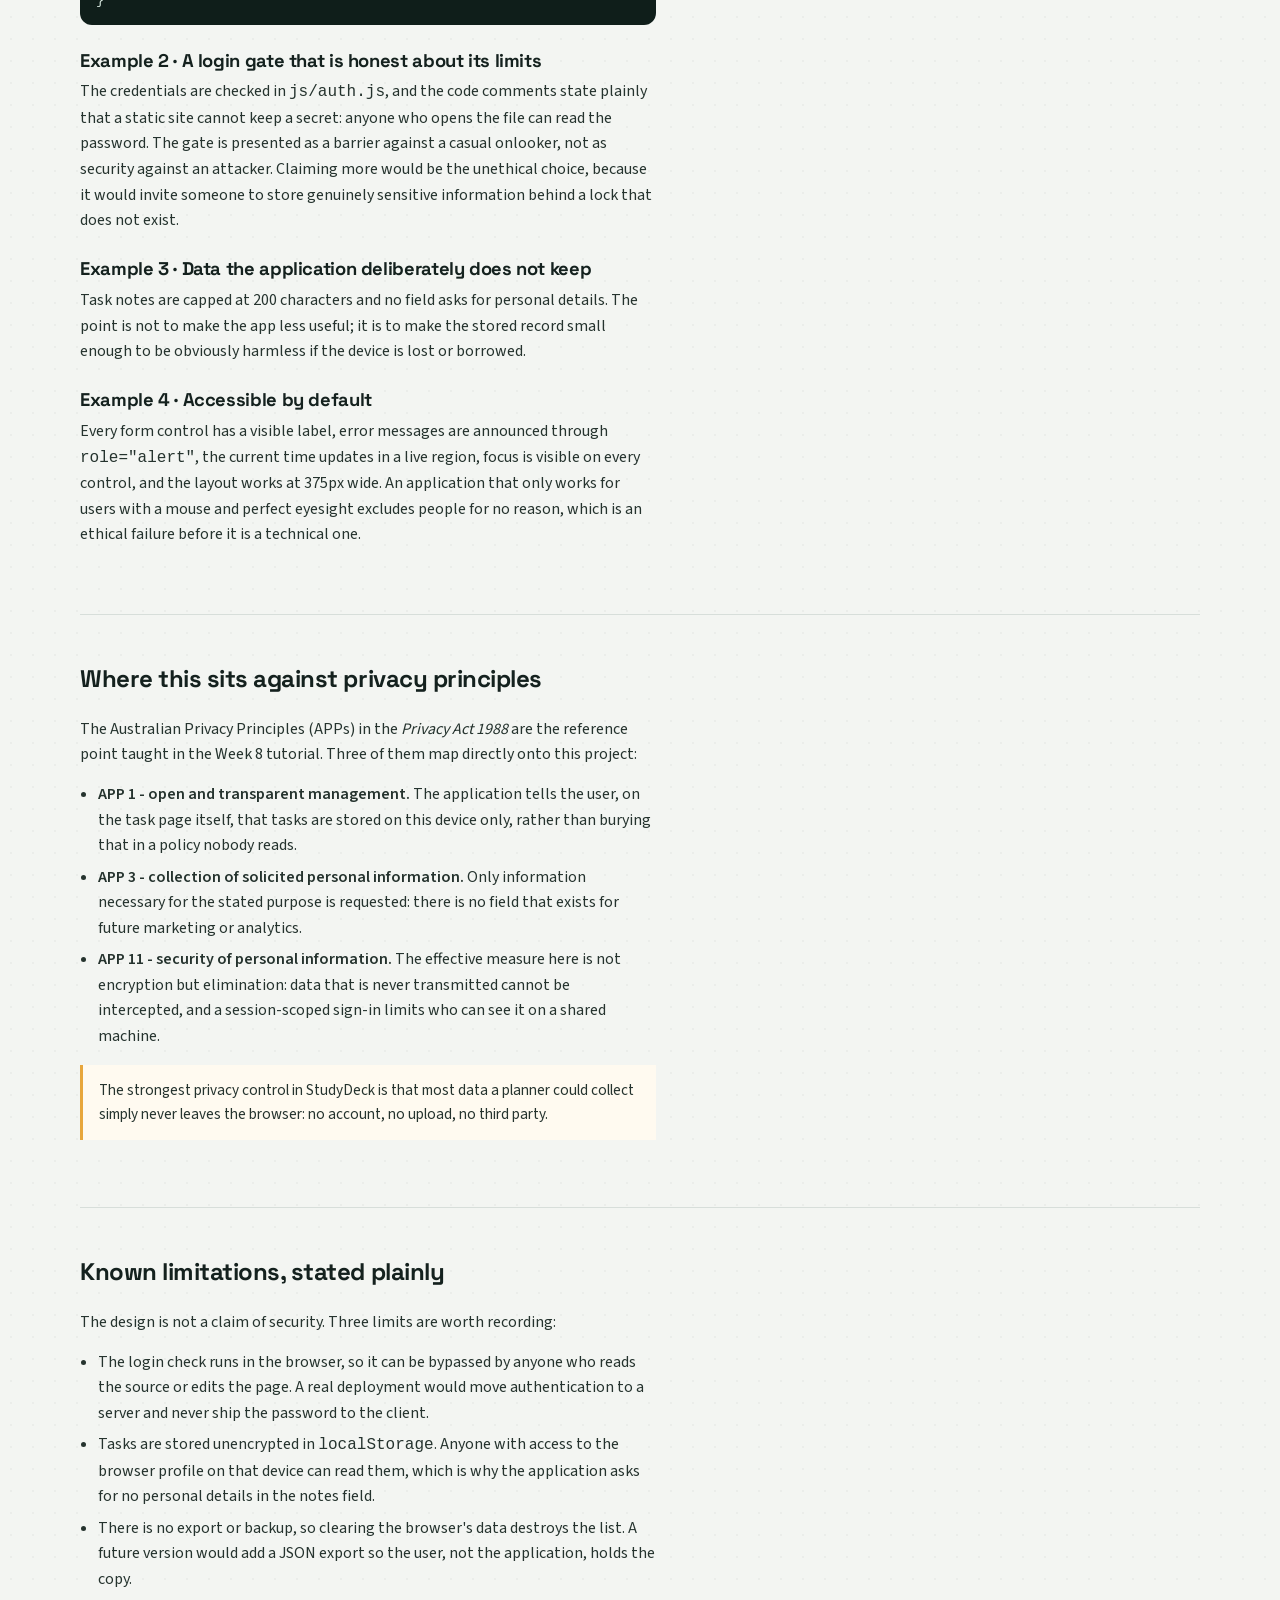
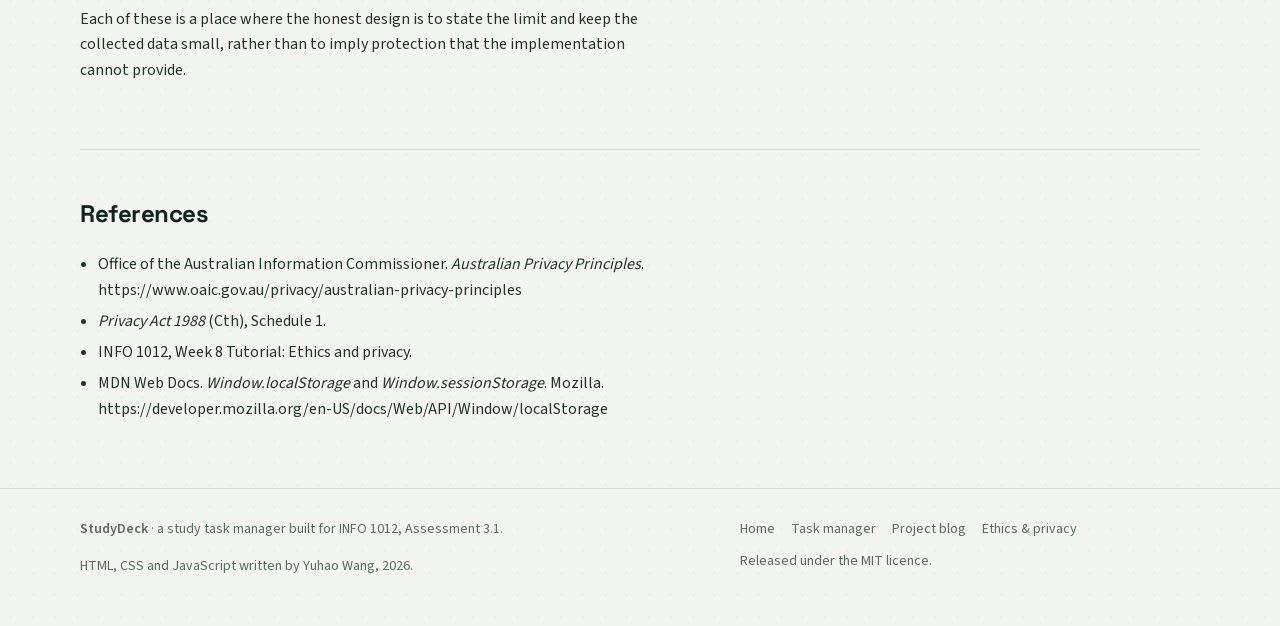
<file: ethics.html>
<!DOCTYPE html>
<html lang="en">
<head>
  <meta charset="UTF-8">
  <meta name="viewport" content="width=device-width, initial-scale=1">
  <title>StudyDeck | Ethics and privacy reflection</title>
  <meta name="description" content="How StudyDeck applies ethical data use and privacy-conscious design: local-only storage, data minimisation, a login gate, honest validation and visible user control.">
  <link rel="icon" href="images/favicon.svg" type="image/svg+xml">
  <link rel="stylesheet" href="css/styles.css">
</head>
<body>
<a class="skip-link" href="#main">Skip to content</a>

<header class="site-head">
  <div class="wrap site-head__inner">
    <a class="brand" href="index.html">
      <svg class="brand__mark" viewBox="0 0 32 32" aria-hidden="true" focusable="false">
        <rect x="2" y="2" width="28" height="28" rx="7" fill="#1c5c4b"></rect>
        <path d="M9 16.5l4.5 4.5L23 11" fill="none" stroke="#e7a63c" stroke-width="3.4" stroke-linecap="round" stroke-linejoin="round"></path>
      </svg>
      <span>StudyDeck</span>
    </a>
    <nav class="nav" aria-label="Main navigation">
      <a href="index.html">Home</a>
      <a href="tasks.html">Task manager</a>
      <a href="blog.html">Project blog</a>
      <a href="ethics.html" aria-current="page">Ethics &amp; privacy</a>
    </nav>
  </div>
</header>

<main id="main">
  <div class="wrap">

    <section class="page-head">
      <h1>Ethics and privacy reflection</h1>
      <p>
        A study planner collects information about a person's workload, deadlines
        and habits, which is more personal than it first looks. This page sets out
        the design decisions that limit what StudyDeck collects, keeps that data on
        the device it was typed on, and gives the user control over it.
      </p>
    </section>

    <section class="section" aria-labelledby="collectTitle">
      <div class="section__head">
        <h2 id="collectTitle">What the application collects, and what it refuses to collect</h2>
      </div>
      <div class="prose">
        <p>
          The ethical starting point is data minimisation: collect only what the
          task list cannot work without. A task stores a title, a course code, a
          course name, a due date, a description and optional notes. That is all.
          The application does not ask for an email address, a phone number, a
          student number, a photo or a location, even though the home page could
          have displayed them.
        </p>
        <p>
          Two further limits are built into the code rather than written into a
          policy:
        </p>
        <ul>
          <li>
            <strong>No account, no server.</strong> There is no sign-up form, no
            database and no API call anywhere in the project. Tasks are written to
            <code>localStorage</code> on the device that typed them, so the data is
            never transmitted and there is nothing to leak from a remote store.
          </li>
          <li>
            <strong>No third-party requests.</strong> Fonts, styles, scripts and
            images are all bundled with the project. The pages load no analytics
            service, no advertising network, no embedded tracker and no external
            CDN, so opening the site tells nobody else that it was opened.
          </li>
        </ul>
      </div>
    </section>

    <section class="section" aria-labelledby="privacyTitle">
      <div class="section__head">
        <h2 id="privacyTitle">Features that protect privacy</h2>
      </div>
      <div class="tile-grid">
        <article class="pillar">
          <h3>A login gate</h3>
          <p>
            The task list sits behind a username and password, so opening the
            laptop in a lecture theatre does not expose someone's deadlines to the
            person in the next seat.
          </p>
        </article>
        <article class="pillar">
          <h3>Session-only sign-in</h3>
          <p>
            The session flag lives in <code>sessionStorage</code>, which is emptied
            when the browser tab closes. A shared computer therefore does not keep
            the list open for the next person.
          </p>
        </article>
        <article class="pillar">
          <h3>No hidden persistence</h3>
          <p>
            Nothing is stored beyond the task list itself: no preferences, no
            history, no identifier. Clearing the browser's storage for this site
            removes every trace of the work.
          </p>
        </article>
        <article class="pillar">
          <h3>Visible control</h3>
          <p>
            Every task can be edited and deleted, deletion asks for confirmation
            first, and the sign-out button is always on screen while the list is
            open.
          </p>
        </article>
      </div>
    </section>

    <section class="section" aria-labelledby="examplesTitle">
      <div class="section__head">
        <h2 id="examplesTitle">How this shows up in the code</h2>
      </div>
      <div class="prose">
        <h3>Example 1 &middot; Input validation as a duty of care</h3>
        <p>
          Bad input is rejected before it is stored, and the message explains what
          to do instead of blaming the user. A past due date, an empty title or a
          course code that is not in the form <code>INFO1012</code> never reaches
          <code>localStorage</code>. This protects the user's own data quality: a
          list full of impossible dates is worse than no list, because the student
          starts trusting a tool that is wrong.
        </p>
        <pre class="code"><code>var days = daysFromToday(data.dueDate);
if (days &lt; 0) {
  fail('dueDate', 'The due date cannot be in the past. Choose today or a later date.');
}</code></pre>

        <h3>Example 2 &middot; A login gate that is honest about its limits</h3>
        <p>
          The credentials are checked in <code>js/auth.js</code>, and the code
          comments state plainly that a static site cannot keep a secret: anyone
          who opens the file can read the password. The gate is presented as a
          barrier against a casual onlooker, not as security against an attacker.
          Claiming more would be the unethical choice, because it would invite
          someone to store genuinely sensitive information behind a lock that does
          not exist.
        </p>

        <h3>Example 3 &middot; Data the application deliberately does not keep</h3>
        <p>
          Task notes are capped at 200 characters and no field asks for personal
          details. The point is not to make the app less useful; it is to make the
          stored record small enough to be obviously harmless if the device is
          lost or borrowed.
        </p>

        <h3>Example 4 &middot; Accessible by default</h3>
        <p>
          Every form control has a visible label, error messages are announced
          through <code>role="alert"</code>, the current time updates in a live
          region, focus is visible on every control, and the layout works at
          375px wide. An application that only works for users with a mouse and
          perfect eyesight excludes people for no reason, which is an ethical
          failure before it is a technical one.
        </p>
      </div>
    </section>

    <section class="section" aria-labelledby="appsTitle">
      <div class="section__head">
        <h2 id="appsTitle">Where this sits against privacy principles</h2>
      </div>
      <div class="prose">
        <p>
          The Australian Privacy Principles (APPs) in the <em>Privacy Act 1988</em>
          are the reference point taught in the Week 8 tutorial. Three of them map
          directly onto this project:
        </p>
        <ul>
          <li>
            <strong>APP 1 - open and transparent management.</strong> The
            application tells the user, on the task page itself, that tasks are
            stored on this device only, rather than burying that in a policy
            nobody reads.
          </li>
          <li>
            <strong>APP 3 - collection of solicited personal information.</strong>
            Only information necessary for the stated purpose is requested: there
            is no field that exists for future marketing or analytics.
          </li>
          <li>
            <strong>APP 11 - security of personal information.</strong> The
            effective measure here is not encryption but elimination: data that is
            never transmitted cannot be intercepted, and a session-scoped sign-in
            limits who can see it on a shared machine.
          </li>
        </ul>
        <div class="quote">
          The strongest privacy control in StudyDeck is that most data a planner
          could collect simply never leaves the browser: no account, no upload,
          no third party.
        </div>
      </div>
    </section>

    <section class="section" aria-labelledby="limitsTitle">
      <div class="section__head">
        <h2 id="limitsTitle">Known limitations, stated plainly</h2>
      </div>
      <div class="prose">
        <p>
          The design is not a claim of security. Three limits are worth recording:
        </p>
        <ul>
          <li>
            The login check runs in the browser, so it can be bypassed by anyone
            who reads the source or edits the page. A real deployment would move
            authentication to a server and never ship the password to the client.
          </li>
          <li>
            Tasks are stored unencrypted in <code>localStorage</code>. Anyone with
            access to the browser profile on that device can read them, which is
            why the application asks for no personal details in the notes field.
          </li>
          <li>
            There is no export or backup, so clearing the browser's data destroys
            the list. A future version would add a JSON export so the user, not
            the application, holds the copy.
          </li>
        </ul>
        <p>
          Each of these is a place where the honest design is to state the limit
          and keep the collected data small, rather than to imply protection that
          the implementation cannot provide.
        </p>
      </div>
    </section>

    <section class="section" aria-labelledby="refsTitle">
      <div class="section__head">
        <h2 id="refsTitle">References</h2>
      </div>
      <div class="prose">
        <ul>
          <li>Office of the Australian Information Commissioner. <em>Australian Privacy Principles</em>. https://www.oaic.gov.au/privacy/australian-privacy-principles</li>
          <li><em>Privacy Act 1988</em> (Cth), Schedule 1.</li>
          <li>INFO 1012, Week 8 Tutorial: Ethics and privacy.</li>
          <li>MDN Web Docs. <em>Window.localStorage</em> and <em>Window.sessionStorage</em>. Mozilla. https://developer.mozilla.org/en-US/docs/Web/API/Window/localStorage</li>
        </ul>
      </div>
    </section>

  </div>
</main>

<footer class="site-foot">
  <div class="wrap site-foot__grid">
    <div>
      <p><strong>StudyDeck</strong> &middot; a study task manager built for INFO 1012, Assessment 3.1.</p>
      <p class="muted">HTML, CSS and JavaScript written by Yuhao Wang, 2026.</p>
    </div>
    <div>
      <div class="foot-links">
        <a href="index.html">Home</a>
        <a href="tasks.html">Task manager</a>
        <a href="blog.html">Project blog</a>
        <a href="ethics.html">Ethics &amp; privacy</a>
      </div>
      <p class="muted" style="margin-top:.6rem">Released under the MIT licence.</p>
    </div>
  </div>
</footer>

</body>
</html>
</file>
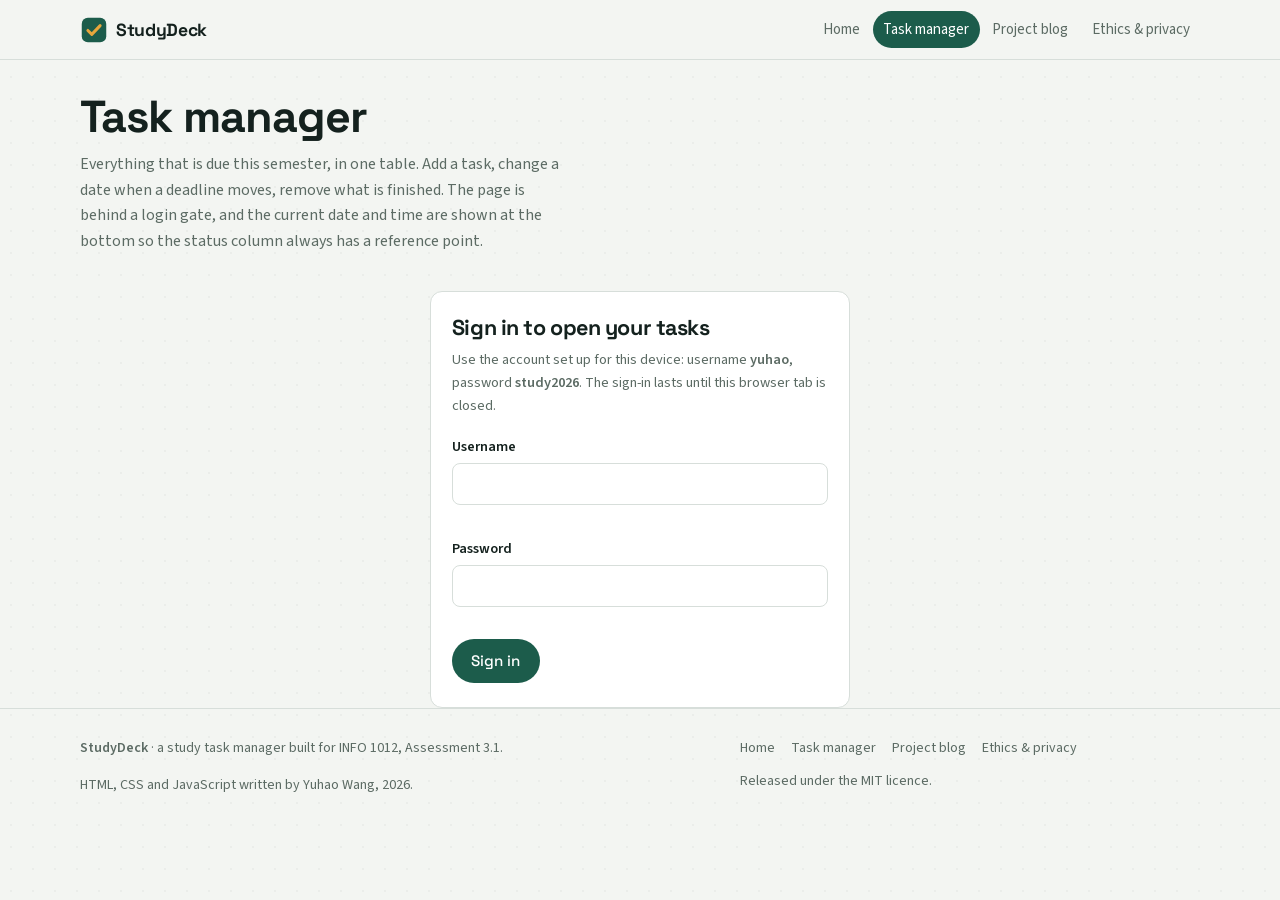
<file: tasks.html>
<!DOCTYPE html>
<html lang="en">
<head>
  <meta charset="UTF-8">
  <meta name="viewport" content="width=device-width, initial-scale=1">
  <title>StudyDeck | Task manager</title>
  <meta name="description" content="Create, update, delete and review study tasks, behind a basic login gate.">
  <link rel="icon" href="images/favicon.svg" type="image/svg+xml">
  <link rel="stylesheet" href="css/styles.css">
</head>
<body>
<a class="skip-link" href="#main">Skip to content</a>

<header class="site-head">
  <div class="wrap site-head__inner">
    <a class="brand" href="index.html">
      <svg class="brand__mark" viewBox="0 0 32 32" aria-hidden="true" focusable="false">
        <rect x="2" y="2" width="28" height="28" rx="7" fill="#1c5c4b"></rect>
        <path d="M9 16.5l4.5 4.5L23 11" fill="none" stroke="#e7a63c" stroke-width="3.4" stroke-linecap="round" stroke-linejoin="round"></path>
      </svg>
      <span>StudyDeck</span>
    </a>
    <nav class="nav" aria-label="Main navigation">
      <a href="index.html">Home</a>
      <a href="tasks.html" aria-current="page">Task manager</a>
      <a href="blog.html">Project blog</a>
      <a href="ethics.html">Ethics &amp; privacy</a>
    </nav>
  </div>
</header>

<main id="main">
  <div class="wrap">
    <section class="page-head">
      <h1>Task manager</h1>
      <p>
        Everything that is due this semester, in one table. Add a task, change a
        date when a deadline moves, remove what is finished. The page is behind a
        login gate, and the current date and time are shown at the bottom so the
        status column always has a reference point.
      </p>
    </section>

    <!-- ===== Login gate (specification 2.2.2) =====
         A static site cannot check a password on a server, so this gate keeps the
         task list out of sight until the right details are entered. It is a
         usability barrier, not real security - see the ethics page. -->
    <section class="auth" id="authGate" aria-labelledby="authTitle">
      <h2 id="authTitle">Sign in to open your tasks</h2>
      <p class="auth__hint">
        Use the account set up for this device: username <strong>yuhao</strong>,
        password <strong>study2026</strong>. The sign-in lasts until this browser
        tab is closed.
      </p>
      <form id="loginForm" novalidate>
        <div class="field">
          <label for="loginUser">Username</label>
          <input type="text" id="loginUser" name="username" autocomplete="username" required>
          <p class="field__error" id="loginUserError" role="alert"></p>
        </div>
        <div class="field">
          <label for="loginPass">Password</label>
          <input type="password" id="loginPass" name="password" autocomplete="current-password" required>
          <p class="field__error" id="loginPassError" role="alert"></p>
        </div>
        <div class="form-actions">
          <button class="btn btn--primary" type="submit">Sign in</button>
        </div>
        <p class="form-status" id="loginStatus" role="alert"></p>
      </form>
    </section>

    <!-- ===== Task workspace, shown after a successful sign-in ===== -->
    <section id="workspace" hidden aria-labelledby="workspaceTitle">
      <div class="tasks">

        <!-- Create / update form -->
        <div class="panel">
          <h2 id="workspaceTitle">New study task</h2>
          <form id="taskForm" novalidate>
            <input type="hidden" id="editingId" value="">

            <div class="field">
              <label for="taskTitle">Task title <span class="req">required</span></label>
              <input type="text" id="taskTitle" name="title" maxlength="80" placeholder="Complete Assignment 3">
              <p class="field__error" id="taskTitleError" role="alert"></p>
            </div>

            <div class="field-row">
              <div class="field">
                <label for="courseCode">Course code <span class="req">required</span></label>
                <input type="text" id="courseCode" name="courseCode" maxlength="8" placeholder="INFO1012">
                <p class="field__error" id="courseCodeError" role="alert"></p>
              </div>
              <div class="field">
                <label for="dueDate">Due date <span class="req">required</span></label>
                <input type="date" id="dueDate" name="dueDate">
                <p class="field__error" id="dueDateError" role="alert"></p>
              </div>
            </div>

            <div class="field">
              <label for="courseName">Course name <span class="req">required</span></label>
              <input type="text" id="courseName" name="courseName" maxlength="60" placeholder="Information Technology Systems">
              <p class="field__error" id="courseNameError" role="alert"></p>
            </div>

            <div class="field">
              <label for="taskDescription">Description <span class="req">required</span></label>
              <textarea id="taskDescription" name="description" maxlength="300" placeholder="What has to be done?"></textarea>
              <p class="field__error" id="taskDescriptionError" role="alert"></p>
            </div>

            <div class="field">
              <label for="taskNotes">Notes <span class="req">optional</span></label>
              <textarea id="taskNotes" name="notes" maxlength="200" placeholder="Room, group members, links to resources"></textarea>
              <p class="field__error" id="taskNotesError" role="alert"></p>
            </div>

            <div class="form-actions">
              <button class="btn btn--primary" type="submit" id="saveTaskBtn">Save task</button>
              <button class="btn btn--ghost" type="button" id="cancelEditBtn" hidden>Cancel edit</button>
              <button class="btn btn--ghost btn--small" type="button" id="signOutBtn" style="margin-left:auto">Sign out</button>
            </div>
            <p class="form-status" id="formStatus" role="alert"></p>
          </form>
        </div>

        <!-- Task list -->
        <div class="panel">
          <h2>Your tasks</h2>
          <div class="toolbar">
            <label class="muted" for="filterSelect" style="font-size:.9rem">Show</label>
            <select id="filterSelect">
              <option value="all">All tasks</option>
              <option value="open">Not yet due</option>
              <option value="soon">Due within 3 days</option>
              <option value="overdue">Overdue</option>
            </select>
            <span class="count-chip" id="taskCount">0 tasks</span>
          </div>

          <div class="table-wrap">
            <table class="task-table">
              <colgroup>
                <col class="c-title">
                <col class="c-course">
                <col class="c-due">
                <col class="c-status">
                <col class="c-actions">
              </colgroup>
              <thead>
                <tr>
                  <th scope="col">Task</th>
                  <th scope="col">Course</th>
                  <th scope="col">Due</th>
                  <th scope="col">Status</th>
                  <th scope="col">Actions</th>
                </tr>
              </thead>
              <tbody id="taskTableBody"></tbody>
            </table>
          </div>

          <p class="empty-state" id="emptyState" hidden>
            No tasks match this filter yet. Add one on the left, or switch the filter back to all tasks.
          </p>

          <!-- Current date and time, required by specification 2.2.2. -->
          <div class="clock-bar">
            <span>Current date and time: <strong id="nowText">loading&hellip;</strong></span>
            <span>Tasks are stored on this device only.</span>
          </div>
        </div>

      </div>
    </section>
  </div>
</main>

<footer class="site-foot">
  <div class="wrap site-foot__grid">
    <div>
      <p><strong>StudyDeck</strong> &middot; a study task manager built for INFO 1012, Assessment 3.1.</p>
      <p class="muted">HTML, CSS and JavaScript written by Yuhao Wang, 2026.</p>
    </div>
    <div>
      <div class="foot-links">
        <a href="index.html">Home</a>
        <a href="tasks.html">Task manager</a>
        <a href="blog.html">Project blog</a>
        <a href="ethics.html">Ethics &amp; privacy</a>
      </div>
      <p class="muted" style="margin-top:.6rem">Released under the MIT licence.</p>
    </div>
  </div>
</footer>

<script src="js/auth.js"></script>
<script src="js/tasks.js"></script>
</body>
</html>
</file>
<file: css/styles.css>
/* =========================================================================
   StudyDeck - shared stylesheet for every page in the application
   Author : Yuhao Wang (INFO 1012, Assessment 3.1)

   Structure of this file:
     1. Self-hosted web fonts
     2. Design tokens (colour, type, spacing)
     3. Base / reset
     4. Layout helpers
     5. Header and navigation
     6. Home page (hero, image carousel, sections, tiles)
     7. Task manager page (login gate, form, table, badges)
     8. Blog page (sprint table, error log, code blocks)
     9. Ethics page
    10. Footer
    11. Responsive breakpoints (mobile first: base styles target 375px)

   Colour scheme rationale: a calm "library desk" palette. Deep pine green is
   the primary action colour, amber is used only to mark the one thing that
   needs attention (a due-soon or overdue task), so colour always carries
   meaning rather than decoration.
   ========================================================================= */

/* ---------- 1. Self-hosted web fonts ------------------------------------ */
/* Bundled with the project so the site still renders correctly when it is
   opened offline from the submitted ZIP file. */
@font-face {
  font-family: 'Space Grotesk';
  src: url('fonts/space-grotesk-700.woff2') format('woff2');
  font-weight: 700;
  font-display: swap;
}
@font-face {
  font-family: 'Space Grotesk';
  src: url('fonts/space-grotesk-500.woff2') format('woff2');
  font-weight: 500;
  font-display: swap;
}
@font-face {
  font-family: 'Source Sans 3';
  src: url('fonts/source-sans-3-400.woff2') format('woff2');
  font-weight: 400;
  font-display: swap;
}
@font-face {
  font-family: 'Source Sans 3';
  src: url('fonts/source-sans-3-600.woff2') format('woff2');
  font-weight: 600;
  font-display: swap;
}

/* ---------- 2. Design tokens ------------------------------------------- */
:root {
  --ink: #14211e;          /* headings and body text */
  --pine: #1c5c4b;         /* primary brand / action colour */
  --pine-deep: #103a2e;    /* pressed and dark surfaces */
  --amber: #e7a63c;        /* single accent: attention and progress */
  --paper: #f3f5f2;        /* page background */
  --line: #d7deda;         /* hairlines and input borders */
  --white: #ffffff;
  --text: #25332e;
  --muted: #5c6b64;
  --danger: #b4432f;

  --radius: 12px;
  --radius-sm: 8px;
  --wrap: 1120px;

  --font-display: 'Space Grotesk', 'Segoe UI Variable Display', 'Segoe UI', 'Trebuchet MS', sans-serif;
  --font-body: 'Source Sans 3', 'Segoe UI', 'Helvetica Neue', 'Microsoft YaHei', sans-serif;
  --font-mono: ui-monospace, 'Cascadia Mono', 'Consolas', 'Liberation Mono', monospace;
}

/* ---------- 3. Base / reset -------------------------------------------- */
*,
*::before,
*::after {
  box-sizing: border-box;
}

html {
  -webkit-text-size-adjust: 100%;
  scroll-behavior: smooth;
}

body {
  margin: 0;
  background: var(--paper);
  color: var(--text);
  font-family: var(--font-body);
  font-size: 1rem;
  line-height: 1.6;
  /* A faint paper grain keeps large empty areas from looking flat. */
  background-image: radial-gradient(rgba(20, 33, 30, 0.035) 1px, transparent 1px);
  background-size: 22px 22px;
}

h1, h2, h3, h4 {
  margin: 0;
  font-family: var(--font-display);
  font-weight: 700;
  color: var(--ink);
  letter-spacing: -0.02em;
  line-height: 1.12;
}

p {
  margin: 0 0 0.9rem;
}

ul, ol {
  margin: 0 0 0.9rem;
  padding-left: 1.15rem;
}

li {
  margin-bottom: 0.35rem;
}

a {
  color: var(--pine);
  text-decoration-thickness: 1px;
  text-underline-offset: 3px;
}

a:hover {
  color: var(--pine-deep);
}

img {
  display: block;
  max-width: 100%;
}

button {
  font-family: inherit;
}

:focus-visible {
  outline: 2px solid var(--amber);
  outline-offset: 2px;
}

/* The `hidden` attribute must win over component display values such as
   .btn's inline-flex, otherwise a hidden button still shows on screen. */
[hidden] {
  display: none !important;
}

.skip-link {
  position: absolute;
  left: -999px;
  top: 0;
  padding: 0.6rem 1rem;
  background: var(--pine);
  color: #fff;
  z-index: 50;
}

.skip-link:focus {
  left: 0.5rem;
  top: 0.5rem;
}

/* ---------- 4. Layout helpers ------------------------------------------ */
.wrap {
  width: min(var(--wrap), 100% - 2rem);
  margin-inline: auto;
}

.section {
  padding: 2.4rem 0;
  border-top: 1px solid var(--line);
}

.section:first-of-type {
  border-top: 0;
}

.section__head {
  display: grid;
  gap: 0.55rem;
  margin-bottom: 1.5rem;
}

.section__intro {
  max-width: 68ch;
  color: var(--muted);
}

.prose {
  max-width: 72ch;
}

.prose h3 {
  margin: 1.6rem 0 0.5rem;
  font-size: 1.15rem;
}

.muted {
  color: var(--muted);
}

.btn {
  display: inline-flex;
  align-items: center;
  justify-content: center;
  gap: 0.45rem;
  min-height: 44px;
  padding: 0.6rem 1.15rem;
  border: 1px solid transparent;
  border-radius: 999px;
  font-family: var(--font-display);
  font-size: 0.95rem;
  font-weight: 500;
  text-decoration: none;
  cursor: pointer;
  transition: background-color 0.15s ease, color 0.15s ease, transform 0.15s ease;
}

.btn--primary {
  background: var(--pine);
  color: #fff;
}

.btn--primary:hover {
  background: var(--pine-deep);
  color: #fff;
}

.btn--ghost {
  background: transparent;
  border-color: var(--pine);
  color: var(--pine);
}

.btn--ghost:hover {
  background: var(--pine);
  color: #fff;
}

.btn--danger {
  background: transparent;
  border-color: var(--danger);
  color: var(--danger);
}

.btn--danger:hover {
  background: var(--danger);
  color: #fff;
}

.btn--small {
  min-height: 36px;
  padding: 0.3rem 0.8rem;
  font-size: 0.88rem;
}

/* ---------- 5. Header and navigation ----------------------------------- */
.site-head {
  position: sticky;
  top: 0;
  z-index: 20;
  background: rgba(243, 245, 242, 0.94);
  backdrop-filter: blur(8px);
  border-bottom: 1px solid var(--line);
}

.site-head__inner {
  display: flex;
  flex-wrap: wrap;
  align-items: center;
  gap: 0.5rem 1rem;
  padding: 0.7rem 0;
}

.brand {
  display: inline-flex;
  align-items: center;
  gap: 0.5rem;
  font-family: var(--font-display);
  font-size: 1.1rem;
  font-weight: 700;
  color: var(--ink);
  text-decoration: none;
  letter-spacing: -0.02em;
}

.brand:hover {
  color: var(--ink);
}

.brand__mark {
  width: 28px;
  height: 28px;
  flex: none;
}

.nav {
  display: flex;
  flex-wrap: wrap;
  gap: 0.15rem;
  margin-left: auto;
}

.nav a {
  padding: 0.4rem 0.65rem;
  border-radius: 999px;
  font-size: 0.94rem;
  color: var(--muted);
  text-decoration: none;
  white-space: nowrap;
}

.nav a:hover {
  background: var(--white);
  color: var(--ink);
}

.nav a[aria-current='page'] {
  background: var(--pine);
  color: #fff;
}

/* ---------- 6. Home page ----------------------------------------------- */
.hero {
  display: grid;
  gap: 1.6rem;
  padding: 2rem 0 2.4rem;
}

.hero__title {
  font-size: clamp(2.35rem, 10vw, 3.9rem);
  letter-spacing: -0.035em;
}

.hero__title span {
  display: block;
  font-size: 0.42em;
  font-weight: 500;
  letter-spacing: -0.01em;
  color: var(--pine);
  margin-top: 0.35rem;
}

.hero__lede {
  max-width: 46ch;
  margin-top: 0.9rem;
  color: var(--muted);
  font-size: 1.03rem;
}

.hero__actions {
  display: flex;
  flex-wrap: wrap;
  gap: 0.6rem;
  margin-top: 1.3rem;
}

/* Image carousel: three study images cycled by a button, as the
   specification requires. */
.carousel {
  display: grid;
  gap: 0.7rem;
  align-content: start;
}

.carousel__frame {
  position: relative;
  border: 1px solid var(--line);
  border-radius: var(--radius);
  overflow: hidden;
  background: var(--white);
  aspect-ratio: 16 / 10;
}

.carousel__frame img {
  width: 100%;
  height: 100%;
  object-fit: cover;
  transition: opacity 0.25s ease;
}

.carousel__bar {
  display: flex;
  align-items: center;
  justify-content: space-between;
  gap: 0.75rem;
  flex-wrap: wrap;
}

.carousel__caption {
  font-size: 0.88rem;
  color: var(--muted);
}

.carousel__dots {
  display: flex;
  gap: 0.4rem;
  margin-left: auto;
}

.carousel__dots button {
  width: 26px;
  height: 26px;
  padding: 0;
  border: 1px solid var(--line);
  border-radius: 50%;
  background: var(--white);
  cursor: pointer;
  position: relative;
}

.carousel__dots button::after {
  content: '';
  position: absolute;
  inset: 8px;
  border-radius: 50%;
  background: var(--line);
}

.carousel__dots button[aria-pressed='true']::after {
  background: var(--pine);
}

.tile-grid {
  display: grid;
  gap: 0.8rem;
}

.tile {
  padding: 1rem 1.05rem;
  background: var(--white);
  border: 1px solid var(--line);
  border-radius: var(--radius);
}

.tile h3 {
  font-size: 1rem;
  margin-bottom: 0.35rem;
}

.tile p {
  margin: 0;
  font-size: 0.95rem;
  color: var(--muted);
}

.about-me {
  display: grid;
  gap: 1.2rem;
}

.about-me__photo {
  width: 100%;
  max-width: 220px;
  aspect-ratio: 4 / 5;
  object-fit: cover;
  border-radius: var(--radius);
  border: 1px solid var(--line);
}

.fact-list {
  display: grid;
  gap: 0.45rem;
  margin: 0;
  padding: 0;
  list-style: none;
}

.fact-list li {
  display: grid;
  grid-template-columns: 8.5rem 1fr;
  gap: 0.6rem;
  padding-bottom: 0.45rem;
  border-bottom: 1px solid var(--line);
  font-size: 0.95rem;
  margin: 0;
}

.fact-list li span:first-child {
  color: var(--muted);
  font-family: var(--font-display);
  font-size: 0.88rem;
}

/* ---------- 7. Task manager page --------------------------------------- */
.page-head {
  padding: 2rem 0 1.4rem;
}

.page-head h1 {
  font-size: clamp(1.9rem, 6vw, 2.8rem);
}

.page-head p {
  max-width: 60ch;
  margin-top: 0.6rem;
  color: var(--muted);
}

/* Login gate */
.auth {
  max-width: 420px;
  margin: 0 auto;
  padding: 1.5rem 1.3rem;
  background: var(--white);
  border: 1px solid var(--line);
  border-radius: var(--radius);
}

.auth h2 {
  font-size: 1.35rem;
}

.auth__hint {
  margin: 0.5rem 0 1.1rem;
  font-size: 0.9rem;
  color: var(--muted);
}

.tasks {
  display: grid;
  gap: 1.2rem;
}

.panel {
  padding: 1.1rem;
  background: var(--white);
  border: 1px solid var(--line);
  border-radius: var(--radius);
}

.panel h2 {
  font-size: 1.2rem;
  margin-bottom: 0.9rem;
}

.field {
  display: grid;
  gap: 0.3rem;
  margin-bottom: 0.8rem;
}

.field label {
  font-size: 0.9rem;
  font-weight: 600;
  color: var(--ink);
}

.field .req {
  color: var(--muted);
  font-weight: 400;
  font-size: 0.82rem;
}

.field input,
.field textarea,
.field select {
  width: 100%;
  padding: 0.55rem 0.65rem;
  border: 1px solid var(--line);
  border-radius: var(--radius-sm);
  background: var(--white);
  color: var(--ink);
  font-family: var(--font-body);
  font-size: 16px; /* keeps iOS from zooming on focus */
  line-height: 1.4;
}

.field textarea {
  min-height: 74px;
  resize: vertical;
}

.field input[aria-invalid='true'],
.field textarea[aria-invalid='true'] {
  border-color: var(--danger);
  background: #fdf4f2;
}

.field__error {
  min-height: 0;
  font-size: 0.84rem;
  color: var(--danger);
}

.field-row {
  display: grid;
  gap: 0.8rem;
}

.form-status {
  margin-top: 0.6rem;
  padding: 0.55rem 0.7rem;
  border-radius: var(--radius-sm);
  font-size: 0.9rem;
  display: none;
}

.form-status--ok {
  display: block;
  background: #eef6f1;
  color: var(--pine-deep);
  border: 1px solid #cfe4d7;
}

.form-status--error {
  display: block;
  background: #fdf1ee;
  color: var(--danger);
  border: 1px solid #f0cdc4;
}

.form-actions {
  display: flex;
  flex-wrap: wrap;
  gap: 0.5rem;
  margin-top: 0.4rem;
}

/* Task list toolbar */
.toolbar {
  display: flex;
  flex-wrap: wrap;
  gap: 0.5rem;
  align-items: center;
  margin-bottom: 0.9rem;
}

.toolbar select {
  padding: 0.45rem 0.6rem;
  border: 1px solid var(--line);
  border-radius: var(--radius-sm);
  background: var(--white);
  font-family: var(--font-body);
  font-size: 0.92rem;
}

.count-chip {
  margin-left: auto;
  font-family: var(--font-display);
  font-size: 0.86rem;
  color: var(--muted);
}

.table-wrap {
  overflow-x: auto;
}

.task-table {
  width: 100%;
  border-collapse: collapse;
  table-layout: fixed;
  font-size: 0.93rem;
}

.task-table col.c-title { width: 30%; }
.task-table col.c-course { width: 18%; }
.task-table col.c-due { width: 17%; }
.task-table col.c-status { width: 13%; }
.task-table col.c-actions { width: 22%; }

.task-table th,
.task-table td {
  padding: 0.55rem 0.45rem;
  border-bottom: 1px solid var(--line);
  text-align: left;
  vertical-align: top;
  word-break: break-word;
}

.task-table th {
  font-family: var(--font-display);
  font-size: 0.84rem;
  font-weight: 500;
  color: var(--muted);
  white-space: nowrap;
}

.task-table td .task-title {
  display: block;
  font-weight: 600;
  color: var(--ink);
}

.task-table td .task-note {
  display: block;
  margin-top: 0.15rem;
  font-size: 0.83rem;
  color: var(--muted);
}

.task-table tbody tr:hover {
  background: #f8faf8;
}

.badge {
  display: inline-block;
  padding: 0.1rem 0.45rem;
  border-radius: 999px;
  font-size: 0.76rem;
  font-family: var(--font-display);
  white-space: nowrap;
}

.badge--upcoming {
  background: #eef6f1;
  color: var(--pine-deep);
}

.badge--soon {
  background: #fdf1dc;
  color: #8a5a10;
}

.badge--overdue {
  background: #fbe9e5;
  color: var(--danger);
}

.badge--done {
  background: #eceff0;
  color: var(--muted);
  text-decoration: line-through;
}

.row-actions {
  display: flex;
  flex-wrap: wrap;
  gap: 0.3rem;
}

.empty-state {
  padding: 1.6rem 0.5rem;
  text-align: center;
  color: var(--muted);
  font-size: 0.95rem;
}

.clock-bar {
  margin-top: 1.2rem;
  padding: 0.7rem 1rem;
  border-top: 1px solid var(--line);
  display: flex;
  flex-wrap: wrap;
  gap: 0.3rem 1rem;
  font-size: 0.9rem;
  color: var(--muted);
}

.clock-bar strong {
  font-family: var(--font-display);
  color: var(--ink);
  font-weight: 500;
}

/* ---------- 8. Blog page ----------------------------------------------- */
.sprint-table {
  width: 100%;
  border-collapse: collapse;
  table-layout: fixed;
  font-size: 0.9rem;
}

.sprint-table col.c-phase { width: 18%; }
.sprint-table col.c-w1 { width: 27%; }
.sprint-table col.c-w2 { width: 27%; }
.sprint-table col.c-w3 { width: 28%; }

.sprint-table th,
.sprint-table td {
  border: 1px solid var(--line);
  padding: 0.55rem 0.6rem;
  vertical-align: top;
  text-align: left;
  word-break: break-word;
}

.sprint-table th {
  background: #eaf0ec;
  font-family: var(--font-display);
  font-weight: 500;
  font-size: 0.85rem;
  color: var(--ink);
}

.sprint-table td:first-child {
  font-family: var(--font-display);
  font-weight: 500;
  background: #f7faf7;
}

.code {
  margin: 0.8rem 0;
  padding: 0.9rem 1rem;
  background: #0f1e1a;
  color: #d6e7de;
  border-radius: var(--radius);
  overflow-x: auto;
  font-family: var(--font-mono);
  font-size: 0.85rem;
  line-height: 1.55;
}

.code code {
  font-family: inherit;
}

.error-entry {
  margin-bottom: 1.4rem;
  padding: 1.1rem;
  background: var(--white);
  border: 1px solid var(--line);
  border-radius: var(--radius);
}

.error-entry h3 {
  font-size: 1.1rem;
  margin-bottom: 0.7rem;
}

.error-entry dl {
  margin: 0;
  display: grid;
  gap: 0.15rem;
}

.meta-inline {
  display: flex;
  flex-wrap: wrap;
  gap: 0.35rem 1.2rem;
  margin-bottom: 0.8rem;
  font-size: 0.88rem;
  color: var(--muted);
}

.meta-inline strong {
  color: var(--ink);
  font-family: var(--font-display);
  font-weight: 500;
}

.shot {
  margin: 0.7rem 0;
}

.shot img {
  width: 100%;
  border: 1px solid var(--line);
  border-radius: var(--radius-sm);
}

.shot figcaption {
  margin-top: 0.35rem;
  font-size: 0.83rem;
  color: var(--muted);
}

.shot-grid {
  display: grid;
  gap: 0.6rem;
}

/* ---------- 9. Ethics page --------------------------------------------- */
.pillar {
  padding: 1rem 1.1rem;
  background: var(--white);
  border: 1px solid var(--line);
  border-radius: var(--radius);
}

.pillar h3 {
  font-size: 1rem;
  margin-bottom: 0.4rem;
}

.pillar p {
  margin: 0;
  font-size: 0.93rem;
  color: var(--muted);
}

.quote {
  margin: 1rem 0;
  padding: 0.8rem 1rem;
  border-left: 3px solid var(--amber);
  background: #fffaf0;
  font-size: 0.95rem;
}

/* ---------- 10. Footer -------------------------------------------------- */
.site-foot {
  padding: 1.8rem 0 2.2rem;
  border-top: 1px solid var(--line);
  font-size: 0.88rem;
  color: var(--muted);
}

.site-foot__grid {
  display: grid;
  gap: 1rem;
}

.site-foot a {
  color: var(--muted);
  text-decoration: none;
}

.site-foot a:hover {
  color: var(--ink);
  text-decoration: underline;
}

.foot-links {
  display: flex;
  flex-wrap: wrap;
  gap: 0.5rem 1rem;
}

/* ---------- 11. Responsive breakpoints --------------------------------- */
@media (min-width: 560px) {
  .hero__actions .btn {
    min-width: 180px;
  }

  .field-row {
    grid-template-columns: 1fr 1fr;
  }

  .tile-grid {
    grid-template-columns: repeat(2, 1fr);
  }

  .shot-grid {
    grid-template-columns: repeat(2, 1fr);
  }
}

@media (min-width: 768px) {
  .wrap {
    width: min(var(--wrap), 100% - 3rem);
  }

  .section {
    padding: 3.2rem 0;
  }

  .hero {
    grid-template-columns: 1.05fr 1fr;
    align-items: center;
    gap: 2.4rem;
    padding: 3rem 0 3.4rem;
  }

  .about-me {
    grid-template-columns: 220px 1fr;
    align-items: start;
  }

  .site-foot__grid {
    grid-template-columns: 1.4fr 1fr;
  }
}

@media (min-width: 960px) {
  .tasks {
    grid-template-columns: 360px 1fr;
    align-items: start;
  }

  .tile-grid {
    grid-template-columns: repeat(4, 1fr);
  }

  .hero__title {
    font-size: clamp(2.6rem, 4.6vw, 4rem);
  }
}

/* Respect users who ask for less movement. */
@media (prefers-reduced-motion: reduce) {
  * {
    transition-duration: 0.01ms !important;
    animation-duration: 0.01ms !important;
    scroll-behavior: auto !important;
  }
}
</file>
